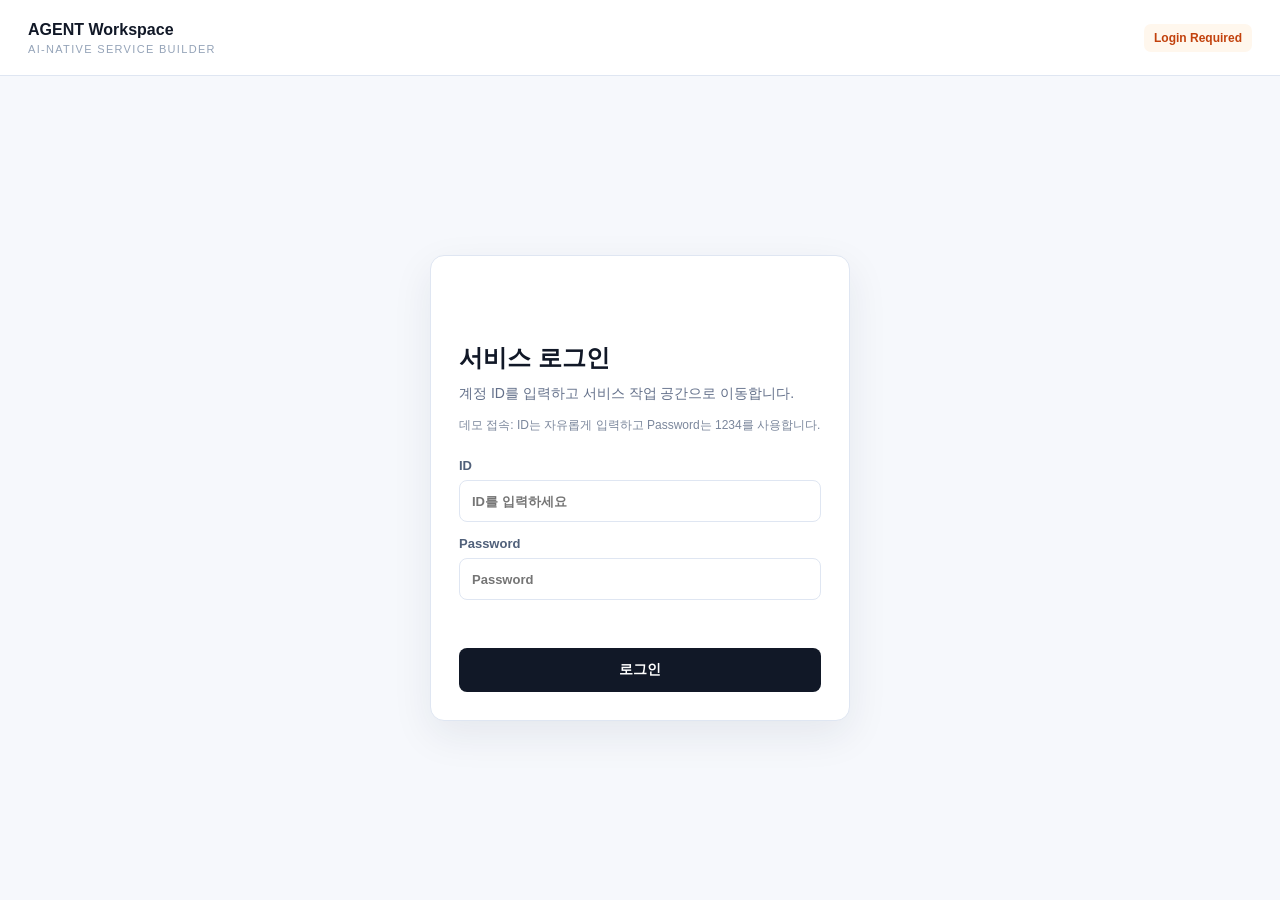
<file: index.html>
<!DOCTYPE html>
<html lang="ko">
<head>
  <meta charset="UTF-8" />
  <meta name="viewport" content="width=device-width, initial-scale=1.0" />
  <title>AGENT Workspace</title>
  <style>
    * { box-sizing: border-box; }
    html, body { height: 100%; margin: 0; }
    body {
      font-family: Inter, Pretendard, -apple-system, BlinkMacSystemFont, "Segoe UI", sans-serif;
      background: #f6f8fc;
      color: #111827;
      font-size: 14px;
    }
    button, input { font: inherit; }
    button { cursor: pointer; }
    .landing_shell {
      min-height: 100vh;
      display: grid;
      grid-template-rows: auto 1fr;
      background: #f6f8fc;
    }
    .landing_header {
      height: 76px;
      display: flex;
      align-items: center;
      justify-content: space-between;
      gap: 16px;
      padding: 0 28px;
      border-bottom: 1px solid #dfe6f2;
      background: #fff;
    }
    .landing_brand {
      display: flex;
      align-items: center;
      gap: 14px;
    }
    .login_logo {
      width: 128px;
      height: 40px;
      margin-bottom: 18px;
      background-image: url("https://nsuslab.com/assets/nsuslab_logo-DIbegr9K.png");
      background-size: contain;
      background-repeat: no-repeat;
      background-position: left center;
    }
    .landing_title { margin: 0; font-size: 16px; font-weight: 800; }
    .landing_subtitle { margin: 4px 0 0; color: #94a3b8; font-size: 11px; letter-spacing: 0.12em; }
    .landing_header_status {
      display: inline-flex;
      align-items: center;
      min-height: 28px;
      padding: 0 10px;
      border-radius: 7px;
      background: #fff7ed;
      color: #c2410c;
      font-size: 12px;
      font-weight: 800;
    }
    .landing_header_status.is_signed_in {
      background: #eaf8ef;
      color: #16a34a;
    }
    .landing_main {
      width: min(1080px, calc(100vw - 40px));
      margin: 0 auto;
      padding: 44px 0;
      display: grid;
      align-content: center;
      min-height: calc(100vh - 76px);
    }
    .login_view,
    .menu_view {
      display: none;
    }
    .login_view.is_active,
    .menu_view.is_active {
      display: grid;
    }
    .login_card {
      width: min(420px, 100%);
      margin: 0 auto;
      padding: 28px;
      border: 1px solid #dfe6f2;
      border-radius: 14px;
      background: #fff;
      box-shadow: 0 14px 40px rgba(20, 35, 70, 0.08);
    }
    .login_card h2,
    .menu_head h2 {
      margin: 0;
      font-size: 24px;
      letter-spacing: 0;
    }
    .login_card p,
    .menu_head p {
      margin: 8px 0 0;
      color: #63708a;
      line-height: 1.6;
    }
    .login_form {
      display: grid;
      gap: 14px;
      margin-top: 24px;
    }
    .login_hint {
      margin-top: 12px;
      color: #7b879c;
      font-size: 12px;
      line-height: 1.5;
    }
    .login_label {
      display: grid;
      gap: 7px;
      color: #50607a;
      font-size: 13px;
      font-weight: 800;
    }
    .login_input {
      width: 100%;
      height: 42px;
      border: 1px solid #dfe6f2;
      border-radius: 8px;
      padding: 0 12px;
      color: #111827;
      outline: 0;
      background: #fff;
    }
    .login_input:focus {
      border-color: #9db3ef;
      box-shadow: 0 0 0 3px rgba(71, 104, 216, 0.1);
    }
    .landing_primary_button {
      height: 44px;
      border: 0;
      border-radius: 8px;
      background: #111827;
      color: #fff;
      font-weight: 900;
    }
    .login_error {
      min-height: 20px;
      color: #ef4444;
      font-size: 12px;
      font-weight: 700;
    }
    .menu_view {
      gap: 22px;
    }
    .menu_head {
      display: flex;
      justify-content: space-between;
      gap: 16px;
      align-items: flex-end;
    }
    .logout_button {
      height: 34px;
      padding: 0 14px;
      border: 1px solid #dfe6f2;
      border-radius: 8px;
      background: #fff;
      color: #334155;
      font-weight: 800;
    }
    .service_grid {
      display: grid;
      grid-template-columns: repeat(5, minmax(0, 1fr));
      gap: 12px;
    }
    .service_card {
      min-height: 176px;
      display: flex;
      flex-direction: column;
      justify-content: space-between;
      gap: 18px;
      padding: 18px;
      border: 1px solid #dfe6f2;
      border-radius: 10px;
      background: #fff;
      color: #111827;
      text-align: left;
      box-shadow: 0 10px 28px rgba(20, 35, 70, 0.06);
      text-decoration: none;
    }
    .service_card:hover {
      border-color: #9db3ef;
      transform: translateY(-1px);
    }
    .service_card.is_available {
      border-color: #9db3ef;
      background: linear-gradient(180deg, #fff 0%, #f7f9ff 100%);
      box-shadow: 0 14px 34px rgba(71, 104, 216, 0.14);
    }
    .service_card.is_disabled {
      color: #94a3b8;
      background: #f9fbff;
      cursor: not-allowed;
      box-shadow: none;
    }
    .service_card strong {
      display: block;
      font-size: 18px;
      font-weight: 900;
    }
    .service_card span {
      color: #63708a;
      line-height: 1.5;
      font-size: 12px;
    }
    .service_card.is_disabled span { color: #a6b1c3; }
    .service_badge {
      align-self: flex-start;
      display: inline-flex;
      align-items: center;
      min-height: 24px;
      padding: 0 8px;
      border-radius: 6px;
      background: #eef3ff;
      color: #4768d8;
      font-size: 11px;
      font-weight: 900;
    }
    .service_card.is_available .service_badge {
      background: #1f2a44;
      color: #fff;
    }
    .service_card.is_disabled .service_badge {
      background: #eef2f7;
      color: #96a2ba;
    }
    @media (max-width: 960px) {
      .service_grid { grid-template-columns: repeat(2, minmax(0, 1fr)); }
      .menu_head { align-items: flex-start; flex-direction: column; }
    }
    @media (max-width: 560px) {
      .landing_header { height: auto; padding: 14px 18px; align-items: flex-start; flex-direction: column; }
      .landing_main { width: min(100vw - 24px, 1080px); padding: 24px 0; min-height: auto; }
      .service_grid { grid-template-columns: 1fr; }
    }
  </style>
</head>
<body>
  <div class="landing_shell">
    <header class="landing_header">
      <section class="landing_brand">
        <div>
          <h1 class="landing_title">AGENT Workspace</h1>
          <p class="landing_subtitle">AI-NATIVE SERVICE BUILDER</p>
        </div>
      </section>
      <span class="landing_header_status" id="landing_status">Login Required</span>
    </header>

    <main class="landing_main">
      <section class="login_view is_active" id="login_view">
        <div class="login_card">
          <div class="login_logo" aria-label="NSUSLAB logo"></div>
          <h2>서비스 로그인</h2>
          <p>계정 ID를 입력하고 서비스 작업 공간으로 이동합니다.</p>
          <div class="login_hint">데모 접속: ID는 자유롭게 입력하고 Password는 1234를 사용합니다.</div>
          <form class="login_form" id="login_form">
            <label class="login_label">
              ID
              <input class="login_input" id="login_id" type="text" autocomplete="username" placeholder="ID를 입력하세요" />
            </label>
            <label class="login_label">
              Password
              <input class="login_input" id="login_password" type="password" autocomplete="current-password" placeholder="Password" />
            </label>
            <div class="login_error" id="login_error"></div>
            <button class="landing_primary_button" type="submit">로그인</button>
          </form>
        </div>
      </section>

      <section class="menu_view" id="menu_view">
        <div class="menu_head">
          <div>
            <h2>서비스 선택</h2>
            <p>진행할 작업 유형을 선택합니다.</p>
          </div>
          <button class="logout_button" id="logout_button" type="button">로그아웃</button>
        </div>

        <div class="service_grid">
          <a class="service_card is_available" href="./promotion.html" aria-label="프로모션 페이지로 이동">
            <div>
              <strong>Promotion</strong>
              <span>AGENT Workspace 서비스 소개와 산출물 자동화 흐름을 확인합니다.</span>
            </div>
            <em class="service_badge">사용 가능</em>
          </a>

          <a class="service_card is_available" href="./promo-builder-demo.html" aria-label="AI Promotion Builder Demo로 이동">
            <div>
              <strong>AI Promo Builder Demo</strong>
              <span>NLP, Rule Base, Page JSON, Preview 흐름을 간단히 테스트합니다.</span>
            </div>
            <em class="service_badge">Demo</em>
          </a>

          <a class="service_card is_available" href="./prd.html" aria-label="PRD 서비스로 이동">
            <div>
              <strong>PRD</strong>
              <span>요구사항을 선택하고 PRD 문서를 생성합니다.</span>
            </div>
            <em class="service_badge">사용 가능</em>
          </a>

          <a class="service_card is_available" href="./output.html" aria-label="기획 산출물 생성 서비스로 이동">
            <div>
              <strong>기획 산출물</strong>
              <span>승인된 PRD로 시나리오, 정책서, IA, 다이어그램을 생성합니다.</span>
            </div>
            <em class="service_badge">사용 가능</em>
          </a>

          <button class="service_card is_disabled" type="button" disabled>
            <div>
              <strong>UI 생성</strong>
              <span>화면 구조와 인터페이스 초안을 만듭니다.</span>
            </div>
            <em class="service_badge">준비중</em>
          </button>

          <button class="service_card is_disabled" type="button" disabled>
            <div>
              <strong>코드 생성</strong>
              <span>정의된 화면과 정책을 코드 산출물로 전환합니다.</span>
            </div>
            <em class="service_badge">준비중</em>
          </button>

          <button class="service_card is_disabled" type="button" disabled>
            <div>
              <strong>TC</strong>
              <span>테스트 케이스와 검증 항목을 생성합니다.</span>
            </div>
            <em class="service_badge">준비중</em>
          </button>
        </div>
      </section>
    </main>
  </div>

  <script>
    const loginView = document.getElementById('login_view');
    const menuView = document.getElementById('menu_view');
    const loginForm = document.getElementById('login_form');
    const loginId = document.getElementById('login_id');
    const loginPassword = document.getElementById('login_password');
    const loginError = document.getElementById('login_error');
    const landingStatus = document.getElementById('landing_status');
    const logoutButton = document.getElementById('logout_button');

    function showMenu() {
      loginView.classList.remove('is_active');
      menuView.classList.add('is_active');
      landingStatus.textContent = 'Service Menu';
      landingStatus.classList.add('is_signed_in');
    }

    function showLogin() {
      menuView.classList.remove('is_active');
      loginView.classList.add('is_active');
      landingStatus.textContent = 'Login Required';
      landingStatus.classList.remove('is_signed_in');
      loginPassword.value = '';
      loginId.focus();
    }

    if (sessionStorage.getItem('agent_workspace_logged_in') === 'true') {
      showMenu();
    }

    loginForm.addEventListener('submit', (event) => {
      event.preventDefault();
      const id = loginId.value.trim();
      const password = loginPassword.value.trim();

      if (!id) {
        loginError.textContent = 'ID를 입력하세요.';
        loginId.focus();
        return;
      }

      if (password !== '1234') {
        loginError.textContent = 'Password가 올바르지 않습니다.';
        loginPassword.focus();
        return;
      }

      loginError.textContent = '';
      sessionStorage.setItem('agent_workspace_logged_in', 'true');
      showMenu();
    });

    logoutButton.addEventListener('click', () => {
      sessionStorage.removeItem('agent_workspace_logged_in');
      showLogin();
    });
  </script>
</body>
</html>
</file>
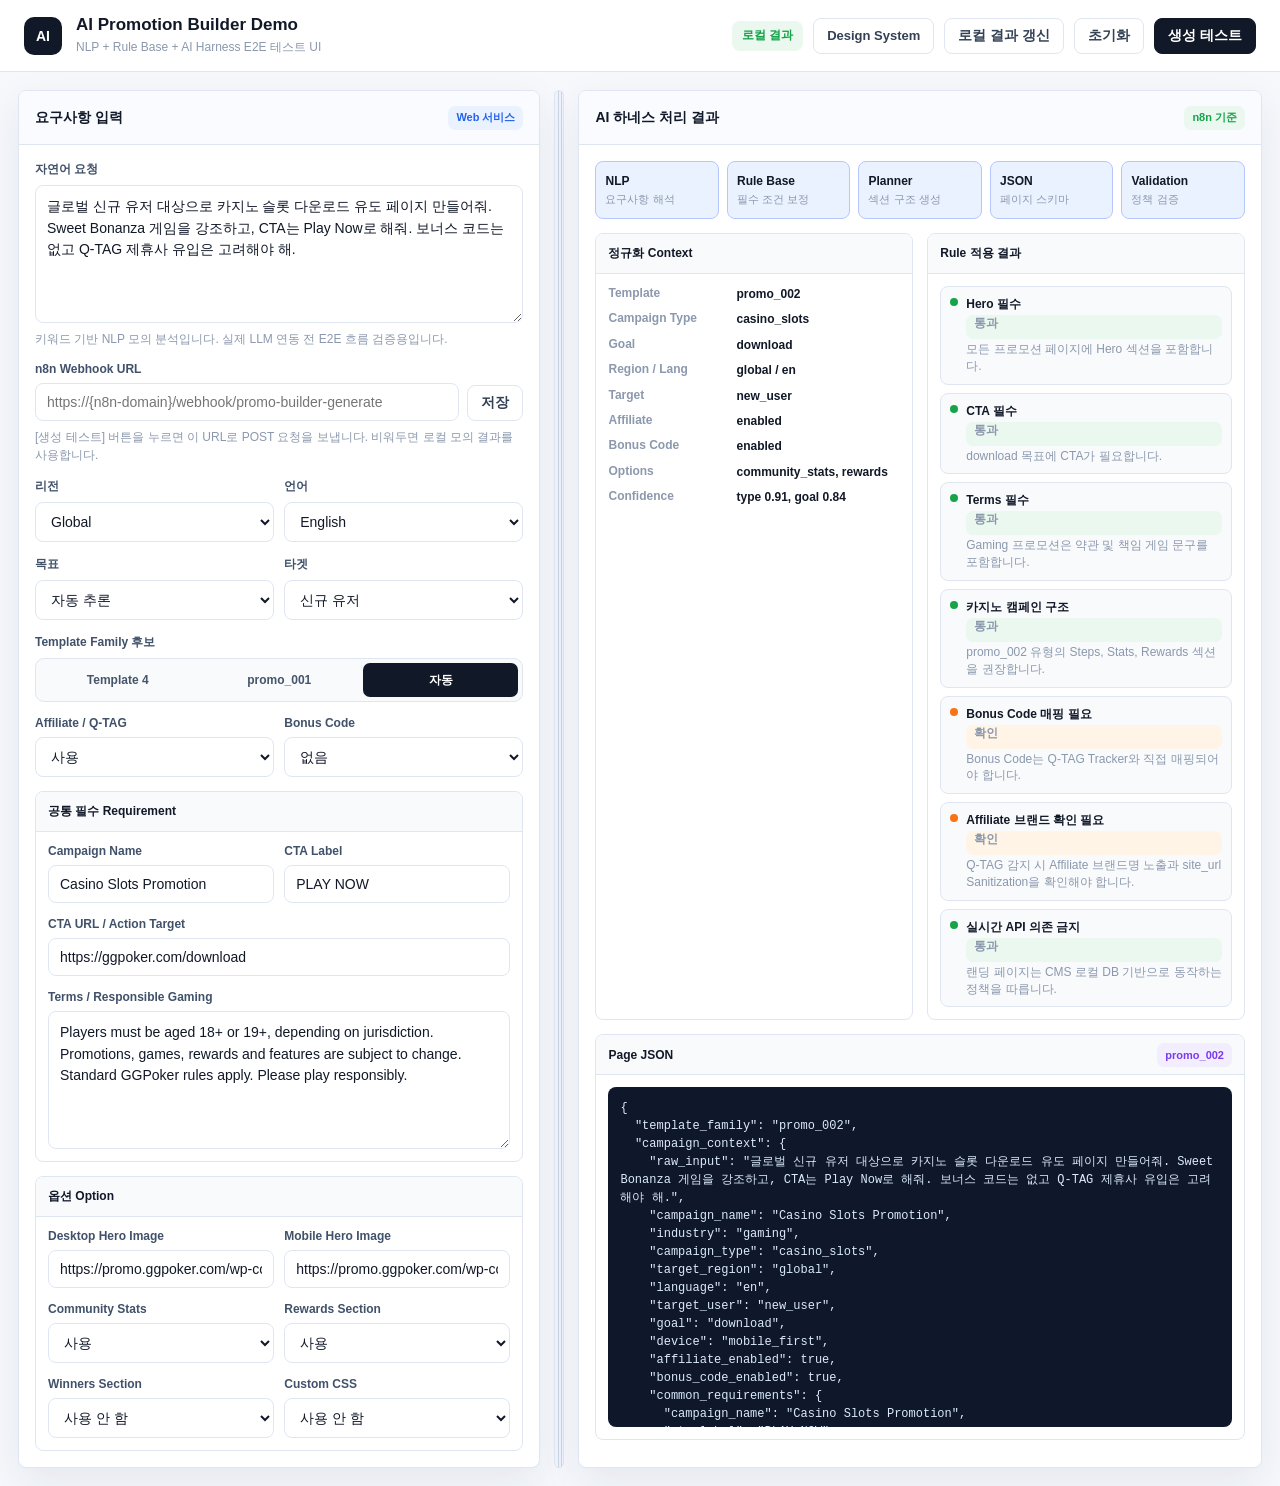
<file: promo-builder-demo.html>
<!DOCTYPE html>
<html lang="ko">
<head>
  <meta charset="UTF-8" />
  <meta name="viewport" content="width=device-width, initial-scale=1.0" />
  <title>AI Promotion Builder Demo</title>
  <style>
    :root {
      --bg: #f6f8fc;
      --surface: #ffffff;
      --surface-2: #f9fbff;
      --line: #dfe6f2;
      --line-strong: #c9d4e7;
      --text: #111827;
      --sub: #63708a;
      --muted: #8b98ad;
      --blue: #2563eb;
      --blue-soft: #eaf2ff;
      --green: #16a34a;
      --green-soft: #eaf8ef;
      --orange: #f97316;
      --orange-soft: #fff4e5;
      --purple: #7c3aed;
      --purple-soft: #f2edff;
      --red: #ef4444;
      --red-soft: #fff1f2;
      --shadow: 0 14px 40px rgba(20, 35, 70, 0.08);
    }

    * { box-sizing: border-box; }
    html, body { min-height: 100%; margin: 0; }
    body {
      font-family: Inter, Pretendard, -apple-system, BlinkMacSystemFont, "Segoe UI", sans-serif;
      background: var(--bg);
      color: var(--text);
      font-size: 14px;
    }
    button, textarea, input, select { font: inherit; }
    button { cursor: pointer; }
    h1, h2, h3, p { margin: 0; }

    .shell { min-height: 100vh; display: grid; grid-template-rows: auto 1fr; }
    .topbar {
      height: 72px;
      display: flex;
      align-items: center;
      justify-content: space-between;
      gap: 18px;
      padding: 0 24px;
      border-bottom: 1px solid var(--line);
      background: var(--surface);
    }
    .brand { display: flex; align-items: center; gap: 14px; min-width: 0; }
    .brand_mark {
      width: 38px;
      height: 38px;
      display: grid;
      place-items: center;
      border-radius: 10px;
      background: #111827;
      color: #fff;
      font-weight: 900;
    }
    .brand_title { font-size: 17px; font-weight: 900; }
    .brand_subtitle { margin-top: 4px; color: var(--muted); font-size: 12px; }
    .topbar_actions { display: flex; align-items: center; gap: 10px; }
    .topbar_link {
      min-height: 36px;
      display: inline-flex;
      align-items: center;
      padding: 0 13px;
      border: 1px solid var(--line);
      border-radius: 8px;
      background: #fff;
      color: #334155;
      text-decoration: none;
      font-size: 13px;
      font-weight: 800;
    }
    .status_badge {
      min-height: 30px;
      display: inline-flex;
      align-items: center;
      padding: 0 10px;
      border-radius: 8px;
      background: var(--green-soft);
      color: var(--green);
      font-weight: 800;
      font-size: 12px;
      white-space: nowrap;
    }
    .status_badge.is_pending {
      background: var(--blue-soft);
      color: var(--blue);
    }
    .status_badge.is_error {
      background: var(--red-soft);
      color: var(--red);
    }
    .button {
      min-height: 36px;
      border: 1px solid var(--line);
      border-radius: 8px;
      background: #fff;
      color: #334155;
      font-weight: 800;
      padding: 0 13px;
    }
    .button_primary {
      border-color: #111827;
      background: #111827;
      color: #fff;
    }

    .workspace {
      --left-panel: 42%;
      display: grid;
      grid-template-columns: minmax(320px, var(--left-panel)) 10px minmax(420px, 1fr);
      gap: 14px;
      padding: 18px;
      min-height: calc(100vh - 72px);
    }
    .resize_handle {
      width: 10px;
      min-height: 100%;
      border: 1px solid var(--line);
      border-radius: 8px;
      background:
        linear-gradient(90deg, transparent 0 3px, #cbd5e1 3px 4px, transparent 4px 6px, #cbd5e1 6px 7px, transparent 7px 100%),
        #eef3ff;
      cursor: col-resize;
      touch-action: none;
    }
    .workspace.is_resizing {
      user-select: none;
      cursor: col-resize;
    }
    .panel {
      min-width: 0;
      border: 1px solid var(--line);
      border-radius: 8px;
      background: var(--surface);
      box-shadow: var(--shadow);
      overflow: hidden;
    }
    .panel_header {
      min-height: 54px;
      display: flex;
      align-items: center;
      justify-content: space-between;
      gap: 12px;
      padding: 0 16px;
      border-bottom: 1px solid var(--line);
      background: var(--surface-2);
    }
    .panel_title { font-size: 14px; font-weight: 900; }
    .panel_body { padding: 16px; }
    .stack { display: grid; gap: 14px; }
    .field { display: grid; gap: 7px; }
    .label {
      color: #40516a;
      font-size: 12px;
      font-weight: 900;
    }
    textarea, input, select {
      width: 100%;
      border: 1px solid var(--line);
      border-radius: 8px;
      background: #fff;
      color: var(--text);
      padding: 10px 11px;
      outline: none;
    }
    textarea { min-height: 138px; resize: vertical; line-height: 1.55; }
    textarea:focus, input:focus, select:focus { border-color: #94a3b8; box-shadow: 0 0 0 3px rgba(37, 99, 235, 0.08); }
    .grid_2 { display: grid; grid-template-columns: 1fr 1fr; gap: 10px; }
    .hint { color: var(--muted); font-size: 12px; line-height: 1.5; }
    .webhook_row {
      display: grid;
      grid-template-columns: 1fr auto;
      gap: 8px;
      align-items: end;
    }
    .segmented {
      display: grid;
      grid-template-columns: repeat(3, 1fr);
      gap: 6px;
      padding: 4px;
      border: 1px solid var(--line);
      border-radius: 9px;
      background: #f8fafc;
    }
    .segmented button {
      min-height: 34px;
      border: 0;
      border-radius: 7px;
      background: transparent;
      color: #475569;
      font-size: 12px;
      font-weight: 900;
    }
    .segmented button.is_active { background: #111827; color: #fff; }

    .pipeline {
      display: grid;
      grid-template-columns: repeat(5, minmax(0, 1fr));
      gap: 8px;
      margin-bottom: 14px;
    }
    .step {
      min-height: 58px;
      display: grid;
      align-content: center;
      gap: 4px;
      padding: 9px;
      border: 1px solid var(--line);
      border-radius: 8px;
      background: #fff;
    }
    .step strong { font-size: 12px; }
    .step span { color: var(--muted); font-size: 11px; }
    .step.is_on { border-color: #b6c6ff; background: var(--blue-soft); }

    .result_grid { display: grid; grid-template-columns: 1fr 1fr; gap: 14px; }
    .mini_panel {
      border: 1px solid var(--line);
      border-radius: 8px;
      background: #fff;
      overflow: hidden;
    }
    .mini_head {
      display: flex;
      align-items: center;
      justify-content: space-between;
      min-height: 40px;
      padding: 0 12px;
      border-bottom: 1px solid var(--line);
      background: #f8fafc;
      font-size: 12px;
      font-weight: 900;
    }
    .mini_body { padding: 12px; }
    .kv { display: grid; gap: 8px; }
    .kv_row { display: grid; grid-template-columns: 120px 1fr; gap: 8px; align-items: start; }
    .kv_key { color: var(--muted); font-size: 12px; font-weight: 800; }
    .kv_value { color: var(--text); font-size: 12px; font-weight: 800; line-height: 1.45; }
    .tag_list { display: flex; flex-wrap: wrap; gap: 6px; }
    .tag {
      display: inline-flex;
      align-items: center;
      min-height: 24px;
      padding: 0 8px;
      border-radius: 7px;
      background: #f1f5f9;
      color: #334155;
      font-size: 11px;
      font-weight: 900;
    }
    .tag_blue { background: var(--blue-soft); color: var(--blue); }
    .tag_green { background: var(--green-soft); color: var(--green); }
    .tag_orange { background: var(--orange-soft); color: #c2410c; }
    .tag_purple { background: var(--purple-soft); color: var(--purple); }
    .tag_red { background: var(--red-soft); color: var(--red); }
    pre {
      max-height: 340px;
      margin: 0;
      overflow: auto;
      border-radius: 8px;
      background: #0f172a;
      color: #dbeafe;
      padding: 12px;
      font-size: 12px;
      line-height: 1.5;
      white-space: pre-wrap;
      word-break: break-word;
    }

    .promo_header {
      height: 52px;
      display: flex;
      align-items: center;
      justify-content: space-between;
      padding: 0 18px;
      background: #111;
      color: #fff;
    }
    .promo_logo { font-size: 17px; font-weight: 950; }
    .promo_badges { display: flex; gap: 6px; }
    .promo_badge { width: 30px; height: 18px; border-radius: 999px; background: #334155; }
    .promo_hero {
      min-height: 285px;
      display: grid;
      grid-template-columns: 1fr 1fr;
      align-items: center;
      gap: 18px;
      padding: 28px;
      background:
        radial-gradient(circle at 78% 40%, rgba(96, 165, 250, 0.35), transparent 28%),
        linear-gradient(135deg, #050505 0%, #111827 50%, #0b0f17 100%);
      color: #fff;
    }
    .promo_eyebrow { color: #f87171; font-size: 13px; font-weight: 950; letter-spacing: 0.04em; }
    .promo_headline { margin-top: 8px; font-size: 36px; line-height: 1.03; font-weight: 950; }
    .promo_sub { margin-top: 12px; color: #cbd5e1; line-height: 1.55; }
    .promo_cta {
      display: inline-flex;
      align-items: center;
      justify-content: center;
      min-height: 38px;
      margin-top: 18px;
      padding: 0 20px;
      border-radius: 999px;
      background: #e11d48;
      color: #fff;
      font-size: 13px;
      font-weight: 950;
    }
    .promo_visual {
      min-height: 190px;
      border-radius: 8px;
      background:
        radial-gradient(circle at 45% 45%, rgba(255, 255, 255, 0.28), transparent 22%),
        url("https://promo.ggpoker.com/wp-content/uploads/2026/06/SB-Desktop-AB.png") center / cover no-repeat;
      border: 1px solid rgba(255,255,255,0.12);
    }
    .promo_section {
      padding: 24px 26px;
      background: #fff;
      color: #111827;
      border-top: 1px solid #e5e7eb;
    }
    .promo_section.dark { background: #171717; color: #fff; border-color: #262626; }
    .promo_section h3 { font-size: 18px; font-weight: 950; }
    .steps { display: grid; grid-template-columns: repeat(3, 1fr); gap: 14px; margin-top: 16px; }
    .promo_step {
      display: grid;
      grid-template-columns: auto 1fr;
      gap: 10px;
      align-items: start;
      min-height: 72px;
    }
    .step_num { color: #ef4444; font-size: 32px; font-weight: 950; line-height: 1; }
    .promo_step strong { display: block; font-size: 12px; }
    .promo_step span { display: block; margin-top: 5px; color: #cbd5e1; font-size: 12px; line-height: 1.35; }
    .stats { display: grid; grid-template-columns: repeat(4, 1fr); gap: 12px; margin-top: 16px; }
    .stat { padding: 14px; border-radius: 8px; background: #f8fafc; border: 1px solid #e2e8f0; }
    .stat strong { display: block; font-size: 17px; font-weight: 950; }
    .stat span { display: block; margin-top: 5px; color: #64748b; font-size: 12px; line-height: 1.35; }
    .terms {
      max-height: 120px;
      overflow: auto;
      color: #64748b;
      font-size: 11px;
      line-height: 1.6;
    }
    .validation_list { display: grid; gap: 8px; }
    .validation_item {
      display: grid;
      grid-template-columns: auto 1fr;
      gap: 8px;
      align-items: start;
      padding: 9px;
      border-radius: 8px;
      background: #f8fafc;
      border: 1px solid var(--line);
    }
    .dot {
      width: 8px;
      height: 8px;
      border-radius: 50%;
      margin-top: 6px;
      background: var(--green);
    }
    .dot.warn { background: var(--orange); }
    .dot.error { background: var(--red); }
    .validation_item strong { display: block; font-size: 12px; }
    .validation_item span { display: block; margin-top: 2px; color: var(--muted); font-size: 12px; line-height: 1.4; }

    @media (max-width: 1180px) {
      .workspace { grid-template-columns: 1fr; }
      .resize_handle { display: none; }
      body { overflow: auto; }
      .promo_hero { grid-template-columns: 1fr; }
      .result_grid { grid-template-columns: 1fr; }
    }
    @media (max-width: 640px) {
      .topbar { height: auto; align-items: flex-start; padding: 14px; flex-direction: column; }
      .workspace { padding: 12px; }
      .grid_2, .steps, .stats, .pipeline { grid-template-columns: 1fr; }
      .webhook_row { grid-template-columns: 1fr; }
      .promo_headline { font-size: 29px; }
    }
  </style>
</head>
<body>
  <div class="shell">
    <header class="topbar">
      <div class="brand">
        <div class="brand_mark">AI</div>
        <div>
          <h1 class="brand_title">AI Promotion Builder Demo</h1>
          <p class="brand_subtitle">NLP + Rule Base + AI Harness E2E 테스트 UI</p>
        </div>
      </div>
      <div class="topbar_actions">
        <span class="status_badge" id="runStatus">로컬 결과</span>
        <a class="topbar_link" href="./promo-builder-design-system.html">Design System</a>
        <button class="button" id="localResultButton">로컬 결과 갱신</button>
        <button class="button" id="resetButton">초기화</button>
        <button class="button button_primary" id="generateButton">생성 테스트</button>
      </div>
    </header>

    <main class="workspace" id="workspace">
      <section class="panel">
        <div class="panel_header">
          <h2 class="panel_title">요구사항 입력</h2>
          <span class="tag tag_blue">Web 서비스</span>
        </div>
        <div class="panel_body">
          <div class="stack">
            <div class="field">
              <label class="label" for="promptInput">자연어 요청</label>
              <textarea id="promptInput">글로벌 신규 유저 대상으로 카지노 슬롯 다운로드 유도 페이지 만들어줘. Sweet Bonanza 게임을 강조하고, CTA는 Play Now로 해줘. 보너스 코드는 없고 Q-TAG 제휴사 유입은 고려해야 해.</textarea>
              <p class="hint">키워드 기반 NLP 모의 분석입니다. 실제 LLM 연동 전 E2E 흐름 검증용입니다.</p>
            </div>

            <div class="field">
              <label class="label" for="webhookUrlInput">n8n Webhook URL</label>
              <div class="webhook_row">
                <input id="webhookUrlInput" placeholder="https://{n8n-domain}/webhook/promo-builder-generate" />
                <button class="button" type="button" id="saveWebhookButton">저장</button>
              </div>
              <p class="hint">[생성 테스트] 버튼을 누르면 이 URL로 POST 요청을 보냅니다. 비워두면 로컬 모의 결과를 사용합니다.</p>
            </div>

            <div class="grid_2">
              <div class="field">
                <label class="label" for="regionInput">리전</label>
                <select id="regionInput">
                  <option value="global">Global</option>
                  <option value="nl">Netherlands</option>
                  <option value="br">Brazil</option>
                  <option value="uk">United Kingdom</option>
                  <option value="kr">Korea</option>
                </select>
              </div>
              <div class="field">
                <label class="label" for="languageInput">언어</label>
                <select id="languageInput">
                  <option value="en">English</option>
                  <option value="ko">Korean</option>
                  <option value="pt">Portuguese</option>
                  <option value="nl">Dutch</option>
                </select>
              </div>
            </div>

            <div class="grid_2">
              <div class="field">
                <label class="label" for="goalInput">목표</label>
                <select id="goalInput">
                  <option value="auto">자동 추론</option>
                  <option value="download">Download</option>
                  <option value="registration">Registration</option>
                  <option value="reservation">Reservation</option>
                  <option value="play">Play</option>
                </select>
              </div>
              <div class="field">
                <label class="label" for="targetInput">타겟</label>
                <select id="targetInput">
                  <option value="new_user">신규 유저</option>
                  <option value="return_user">복귀 유저</option>
                  <option value="all_user">전체 유저</option>
                </select>
              </div>
            </div>

            <div class="field">
              <label class="label">Template Family 후보</label>
              <div class="segmented" id="templateSegment">
                <button type="button" data-template="template_4">Template 4</button>
                <button type="button" data-template="promo_001">promo_001</button>
                <button type="button" class="is_active" data-template="auto">자동</button>
              </div>
            </div>

            <div class="grid_2">
              <label class="field">
                <span class="label">Affiliate / Q-TAG</span>
                <select id="affiliateInput">
                  <option value="true">사용</option>
                  <option value="false">사용 안 함</option>
                </select>
              </label>
              <label class="field">
                <span class="label">Bonus Code</span>
                <select id="bonusInput">
                  <option value="false">없음</option>
                  <option value="true">있음</option>
                </select>
              </label>
            </div>

            <div class="mini_panel">
              <div class="mini_head">공통 필수 Requirement</div>
              <div class="mini_body">
                <div class="stack">
                  <div class="grid_2">
                    <label class="field">
                      <span class="label">Campaign Name</span>
                      <input id="campaignNameInput" value="Casino Slots Promotion" />
                    </label>
                    <label class="field">
                      <span class="label">CTA Label</span>
                      <input id="ctaLabelInput" value="PLAY NOW" />
                    </label>
                  </div>
                  <div class="field">
                    <span class="label">CTA URL / Action Target</span>
                    <input id="ctaUrlInput" value="https://ggpoker.com/download" />
                  </div>
                  <div class="field">
                    <span class="label">Terms / Responsible Gaming</span>
                    <textarea id="termsInput">Players must be aged 18+ or 19+, depending on jurisdiction. Promotions, games, rewards and features are subject to change. Standard GGPoker rules apply. Please play responsibly.</textarea>
                  </div>
                </div>
              </div>
            </div>

            <div class="mini_panel">
              <div class="mini_head">옵션 Option</div>
              <div class="mini_body">
                <div class="stack">
                  <div class="grid_2">
                    <label class="field">
                      <span class="label">Desktop Hero Image</span>
                      <input id="desktopImageInput" value="https://promo.ggpoker.com/wp-content/uploads/2026/06/SB-Desktop-AB.png" />
                    </label>
                    <label class="field">
                      <span class="label">Mobile Hero Image</span>
                      <input id="mobileImageInput" value="https://promo.ggpoker.com/wp-content/uploads/2026/06/SB-LP-Mobile-AB.png" />
                    </label>
                  </div>
                  <div class="grid_2">
                    <label class="field">
                      <span class="label">Community Stats</span>
                      <select id="communityOptionInput">
                        <option value="true">사용</option>
                        <option value="false">사용 안 함</option>
                      </select>
                    </label>
                    <label class="field">
                      <span class="label">Rewards Section</span>
                      <select id="rewardsOptionInput">
                        <option value="true">사용</option>
                        <option value="false">사용 안 함</option>
                      </select>
                    </label>
                  </div>
                  <div class="grid_2">
                    <label class="field">
                      <span class="label">Winners Section</span>
                      <select id="winnersOptionInput">
                        <option value="false">사용 안 함</option>
                        <option value="true">사용</option>
                      </select>
                    </label>
                    <label class="field">
                      <span class="label">Custom CSS</span>
                      <select id="customCssOptionInput">
                        <option value="false">사용 안 함</option>
                        <option value="true">사용</option>
                      </select>
                    </label>
                  </div>
                </div>
              </div>
            </div>
          </div>
        </div>
      </section>

      <div class="resize_handle" id="workspaceResizeHandle" aria-label="패널 폭 조절" role="separator"></div>

      <section class="panel">
        <div class="panel_header">
          <h2 class="panel_title">AI 하네스 처리 결과</h2>
          <span class="tag tag_green">n8n 기준</span>
        </div>
        <div class="panel_body">
          <div class="pipeline">
            <div class="step is_on"><strong>NLP</strong><span>요구사항 해석</span></div>
            <div class="step is_on"><strong>Rule Base</strong><span>필수 조건 보정</span></div>
            <div class="step is_on"><strong>Planner</strong><span>섹션 구조 생성</span></div>
            <div class="step is_on"><strong>JSON</strong><span>페이지 스키마</span></div>
            <div class="step is_on"><strong>Validation</strong><span>정책 검증</span></div>
          </div>

          <div class="result_grid">
            <div class="mini_panel">
              <div class="mini_head">정규화 Context</div>
              <div class="mini_body">
                <div class="kv" id="contextView"></div>
              </div>
            </div>
            <div class="mini_panel">
              <div class="mini_head">Rule 적용 결과</div>
              <div class="mini_body">
                <div class="validation_list" id="validationView"></div>
              </div>
            </div>
          </div>

          <div class="mini_panel" style="margin-top:14px;">
            <div class="mini_head">
              <span>Page JSON</span>
              <span class="tag tag_purple" id="templateBadge">promo_002</span>
            </div>
            <div class="mini_body">
              <pre id="jsonView"></pre>
            </div>
          </div>
        </div>
      </section>

    </main>
  </div>

  <script>
    const templateSegment = document.getElementById("templateSegment");
    const generateButton = document.getElementById("generateButton");
    const localResultButton = document.getElementById("localResultButton");
    const resetButton = document.getElementById("resetButton");
    const saveWebhookButton = document.getElementById("saveWebhookButton");
    const webhookUrlInput = document.getElementById("webhookUrlInput");
    const runStatus = document.getElementById("runStatus");
    const workspace = document.getElementById("workspace");
    const workspaceResizeHandle = document.getElementById("workspaceResizeHandle");
    const promptInput = document.getElementById("promptInput");
    const regionInput = document.getElementById("regionInput");
    const languageInput = document.getElementById("languageInput");
    const goalInput = document.getElementById("goalInput");
    const targetInput = document.getElementById("targetInput");
    const affiliateInput = document.getElementById("affiliateInput");
    const bonusInput = document.getElementById("bonusInput");
    const campaignNameInput = document.getElementById("campaignNameInput");
    const ctaLabelInput = document.getElementById("ctaLabelInput");
    const ctaUrlInput = document.getElementById("ctaUrlInput");
    const termsInput = document.getElementById("termsInput");
    const desktopImageInput = document.getElementById("desktopImageInput");
    const mobileImageInput = document.getElementById("mobileImageInput");
    const communityOptionInput = document.getElementById("communityOptionInput");
    const rewardsOptionInput = document.getElementById("rewardsOptionInput");
    const winnersOptionInput = document.getElementById("winnersOptionInput");
    const customCssOptionInput = document.getElementById("customCssOptionInput");
    const contextView = document.getElementById("contextView");
    const validationView = document.getElementById("validationView");
    const jsonView = document.getElementById("jsonView");
    const templateBadge = document.getElementById("templateBadge");

    let selectedTemplate = "auto";

    const defaults = {
      prompt: promptInput.value,
      region: "global",
      language: "en",
      goal: "auto",
      target: "new_user",
      affiliate: "true",
      bonus: "false",
      campaignName: "Casino Slots Promotion",
      ctaLabel: "PLAY NOW",
      ctaUrl: "https://ggpoker.com/download",
      terms: "Players must be aged 18+ or 19+, depending on jurisdiction. Promotions, games, rewards and features are subject to change. Standard GGPoker rules apply. Please play responsibly.",
      desktopImage: "https://promo.ggpoker.com/wp-content/uploads/2026/06/SB-Desktop-AB.png",
      mobileImage: "https://promo.ggpoker.com/wp-content/uploads/2026/06/SB-LP-Mobile-AB.png",
      community: "true",
      rewards: "true",
      winners: "false",
      customCss: "false",
      template: "auto",
      webhookUrl: ""
    };

    const termsText = "Players must be aged 18+ or 19+, depending on jurisdiction. Promotions, games, rewards and specific features are subject to change. All bonuses and offers may be subject to eligibility criteria, wagering requirements and time limits. Standard GGPoker rules apply. Please play responsibly.";

    function includesAny(text, words) {
      const lower = text.toLowerCase();
      return words.some((word) => lower.includes(word));
    }

    function inferContext() {
      const raw = promptInput.value.trim();
      const lower = raw.toLowerCase();
      const campaignType = includesAny(lower, ["casino", "slot", "slots", "sweet bonanza", "카지노", "슬롯"])
        ? "casino_slots"
        : includesAny(lower, ["bonus", "promo code", "보너스", "코드"])
          ? "bonus_offer"
          : "standard_promotion";
      const inferredGoal = goalInput.value !== "auto"
        ? goalInput.value
        : includesAny(lower, ["download", "다운로드"])
          ? "download"
          : includesAny(lower, ["registration", "register", "가입"])
            ? "registration"
            : includesAny(lower, ["reservation", "사전예약"])
              ? "reservation"
              : "play";
      const bonusEnabled = bonusInput.value === "true" || includesAny(lower, ["bonus code", "promo code", "보너스 코드", "프로모 코드"]);
      const affiliateEnabled = affiliateInput.value === "true" || includesAny(lower, ["q-tag", "qtag", "affiliate", "제휴"]);
      const templateFamily = selectedTemplate !== "auto"
        ? selectedTemplate
        : campaignType === "casino_slots"
          ? "promo_002"
          : campaignType === "bonus_offer"
            ? "promo_001"
            : "template_4";

      return {
        raw_input: raw,
        campaign_name: campaignNameInput.value.trim() || (campaignType === "casino_slots" ? "Casino Slots Promotion" : "Promotion Campaign"),
        industry: "gaming",
        campaign_type: campaignType,
        target_region: regionInput.value,
        language: languageInput.value,
        target_user: targetInput.value,
        goal: inferredGoal,
        device: "mobile_first",
        affiliate_enabled: affiliateEnabled,
        bonus_code_enabled: bonusEnabled,
        common_requirements: {
          campaign_name: campaignNameInput.value.trim(),
          cta_label: ctaLabelInput.value.trim(),
          cta_url: ctaUrlInput.value.trim(),
          terms: termsInput.value.trim()
        },
        options: {
          desktop_image: desktopImageInput.value.trim(),
          mobile_image: mobileImageInput.value.trim(),
          community_stats: communityOptionInput.value === "true",
          rewards: rewardsOptionInput.value === "true",
          winners: winnersOptionInput.value === "true",
          custom_css: customCssOptionInput.value === "true"
        },
        template_family: templateFamily,
        confidence: {
          campaign_type: campaignType === "casino_slots" ? 0.91 : 0.76,
          goal: goalInput.value !== "auto" ? 0.99 : 0.84,
          template_family: selectedTemplate !== "auto" ? 0.99 : 0.82
        }
      };
    }

    function applyRules(context) {
      const requiredSections = new Set(["hero", "cta", "terms", "footer"]);
      const validations = [
        { type: "passed", title: "Hero 필수", body: "모든 프로모션 페이지에 Hero 섹션을 포함합니다." },
        { type: "passed", title: "CTA 필수", body: `${context.goal} 목표에 CTA가 필요합니다.` },
        { type: "passed", title: "Terms 필수", body: "Gaming 프로모션은 약관 및 책임 게임 문구를 포함합니다." }
      ];
      const requiredFields = [
        ["campaign_name", context.common_requirements.campaign_name],
        ["cta_label", context.common_requirements.cta_label],
        ["cta_url", context.common_requirements.cta_url],
        ["terms", context.common_requirements.terms]
      ];

      if (context.campaign_type === "casino_slots") {
        requiredSections.add("steps");
        if (context.options.community_stats) requiredSections.add("community_stats");
        if (context.options.rewards) requiredSections.add("rewards");
        validations.push({ type: "passed", title: "카지노 캠페인 구조", body: "promo_002 유형의 Steps, Stats, Rewards 섹션을 권장합니다." });
      }

      if (context.options.winners) requiredSections.add("winners");
      if (context.options.custom_css) validations.push({ type: "warning", title: "Custom CSS 사용", body: "페이지 단위 CSS는 관리 통제와 QA 확인이 필요합니다." });

      requiredFields.forEach(([name, value]) => {
        if (!value) validations.push({ type: "error", title: `필수값 누락: ${name}`, body: `${name} 값은 공통 필수 Requirement입니다.` });
      });

      if (context.bonus_code_enabled) {
        requiredSections.add("bonus_offer");
        validations.push({ type: "warning", title: "Bonus Code 매핑 필요", body: "Bonus Code는 Q-TAG Tracker와 직접 매핑되어야 합니다." });
      }

      if (context.affiliate_enabled) {
        validations.push({ type: "warning", title: "Affiliate 브랜드 확인 필요", body: "Q-TAG 감지 시 Affiliate 브랜드명 노출과 site_url Sanitization을 확인해야 합니다." });
      }

      validations.push({ type: "passed", title: "실시간 API 의존 금지", body: "랜딩 페이지는 CMS 로컬 DB 기반으로 동작하는 정책을 따릅니다." });

      return {
        required_sections: Array.from(requiredSections),
        required_fields: requiredFields.map(([name]) => name),
        validations
      };
    }

    function buildPageJson(context, ruleResult) {
      const headline = context.campaign_type === "casino_slots"
        ? "PLAY YOUR FAVOURITE SLOTS AT GGPOKER"
        : context.campaign_type === "bonus_offer"
          ? "CLAIM YOUR EXCLUSIVE BONUS"
          : "JOIN THE NEXT GGPOKER PROMOTION";
      const ctaLabel = context.common_requirements.cta_label || (context.goal === "download" ? "PLAY NOW" : context.goal === "registration" ? "REGISTER NOW" : "JOIN NOW");

      const sections = [
        {
          type: "hero",
          headline,
          subheadline: "Enjoy a fast, mobile-first promotion experience built from campaign context.",
          cta: { label: ctaLabel, action: context.goal, url: context.common_requirements.cta_url },
          assets: {
            desktop_image: context.options.desktop_image,
            mobile_image: context.options.mobile_image
          }
        }
      ];

      if (ruleResult.required_sections.includes("steps")) {
        sections.push({
          type: "steps",
          items: [
            { title: "REGISTER FOR FREE", description: "Sign up and download the GGPoker app." },
            { title: "GET READY", description: "Complete your account setup in a few steps." },
            { title: "START PLAYING", description: "Enjoy your favourite casino games." }
          ]
        });
      }

      if (ruleResult.required_sections.includes("community_stats")) {
        sections.push({
          type: "community_stats",
          headline: "JOIN THE WORLD'S LARGEST WINNERS CIRCLE",
          items: [
            { value: "384K+", label: "Players Online" },
            { value: "$20M", label: "Monthly Promotion Prize Pool" },
            { value: "5,000+", label: "Games" },
            { value: "$1.5B+", label: "Monthly Payouts" }
          ]
        });
      }

      if (ruleResult.required_sections.includes("winners")) {
        sections.push({
          type: "winners",
          headline: "REAL PLAYERS. REAL WINS.",
          source: "winners_api",
          visibility: "always_render_with_default"
        });
      }

      if (ruleResult.required_sections.includes("rewards")) {
        sections.push({
          type: "rewards",
          headline: "PLAY AT ANY TIME - ANYWHERE, ON ANY DEVICE",
          cta: { label: ctaLabel, action: context.goal, url: context.common_requirements.cta_url }
        });
      }

      sections.push({
        type: "terms",
        content: context.common_requirements.terms || termsText
      });

      sections.push({
        type: "footer",
        responsible_gaming: "Please play responsibly.",
        license_badges_required: true
      });

      return {
        template_family: context.template_family,
        campaign_context: context,
        rule_base_result: {
          required_sections: ruleResult.required_sections,
          required_fields: ruleResult.required_fields
        },
        sections,
        validation: ruleResult.validations
      };
    }

    function setStatus(text, state = "idle") {
      runStatus.textContent = text;
      runStatus.classList.toggle("is_pending", state === "pending");
      runStatus.classList.toggle("is_error", state === "error");
    }

    function renderContext(context) {
      const rows = [
        ["Template", context.template_family],
        ["Campaign Type", context.campaign_type],
        ["Goal", context.goal],
        ["Region / Lang", `${context.target_region} / ${context.language}`],
        ["Target", context.target_user],
        ["Affiliate", context.affiliate_enabled ? "enabled" : "disabled"],
        ["Bonus Code", context.bonus_code_enabled ? "enabled" : "disabled"],
        ["Options", Object.entries(context.options || {}).filter(([, value]) => value === true).map(([key]) => key).join(", ") || "none"],
        ["Confidence", context.confidence ? `type ${context.confidence.campaign_type}, goal ${context.confidence.goal}` : "n8n response"]
      ];
      contextView.innerHTML = rows.map(([key, value]) => `
        <div class="kv_row">
          <div class="kv_key">${key}</div>
          <div class="kv_value">${value}</div>
        </div>
      `).join("");
    }

    function renderValidation(validations) {
      validationView.innerHTML = validations.map((item) => {
        const dotClass = item.type === "warning" ? "warn" : item.type === "error" ? "error" : "";
        const tagClass = item.type === "warning" ? "tag_orange" : item.type === "error" ? "tag_red" : "tag_green";
        const label = item.type === "warning" ? "확인" : item.type === "error" ? "오류" : "통과";
        return `
          <div class="validation_item">
            <span class="dot ${dotClass}"></span>
            <div>
              <strong>${item.title} <span class="tag ${tagClass}">${label}</span></strong>
              <span>${item.body}</span>
            </div>
          </div>
        `;
      }).join("");
    }

    function normalizeValidation(validation) {
      if (Array.isArray(validation)) return validation;
      if (!validation || typeof validation !== "object") return [];
      const passed = (validation.passed || []).map((item) => ({ ...item, type: "passed" }));
      const warnings = (validation.warnings || validation.needs_review || []).map((item) => ({ ...item, type: "warning" }));
      const errors = (validation.errors || []).map((item) => ({ ...item, type: "error" }));
      return [...passed, ...warnings, ...errors];
    }

    function generate() {
      const context = inferContext();
      const ruleResult = applyRules(context);
      const pageJson = buildPageJson(context, ruleResult);
      setStatus("로컬 결과");
      templateBadge.textContent = context.template_family;
      templateBadge.className = `tag ${context.template_family === "promo_002" ? "tag_purple" : context.template_family === "promo_001" ? "tag_orange" : "tag_blue"}`;
      renderContext(context);
      renderValidation(ruleResult.validations);
      jsonView.textContent = JSON.stringify(pageJson, null, 2);
    }

    function runLocalResult() {
      generate();
      setStatus("로컬 결과");
    }

    function setLeftPanelWidth(percent) {
      const next = Math.min(68, Math.max(28, percent));
      workspace.style.setProperty("--left-panel", `${next}%`);
      localStorage.setItem("promo_builder_left_panel", String(Math.round(next * 10) / 10));
    }

    function initResizableWorkspace() {
      const savedWidth = Number(localStorage.getItem("promo_builder_left_panel"));
      if (Number.isFinite(savedWidth) && savedWidth > 0) {
        setLeftPanelWidth(savedWidth);
      }

      let isDragging = false;

      workspaceResizeHandle.addEventListener("pointerdown", (event) => {
        if (window.matchMedia("(max-width: 1180px)").matches) return;
        isDragging = true;
        workspace.classList.add("is_resizing");
        workspaceResizeHandle.setPointerCapture(event.pointerId);
      });

      workspaceResizeHandle.addEventListener("pointermove", (event) => {
        if (!isDragging) return;
        const rect = workspace.getBoundingClientRect();
        const x = event.clientX - rect.left;
        setLeftPanelWidth((x / rect.width) * 100);
      });

      const stopDragging = (event) => {
        if (!isDragging) return;
        isDragging = false;
        workspace.classList.remove("is_resizing");
        if (workspaceResizeHandle.hasPointerCapture(event.pointerId)) {
          workspaceResizeHandle.releasePointerCapture(event.pointerId);
        }
      };

      workspaceResizeHandle.addEventListener("pointerup", stopDragging);
      workspaceResizeHandle.addEventListener("pointercancel", stopDragging);
    }

    function buildWebhookPayload() {
      return {
        prompt: promptInput.value.trim(),
        rawInput: promptInput.value.trim(),
        region: regionInput.value,
        language: languageInput.value,
        goal: goalInput.value,
        targetUser: targetInput.value,
        affiliateEnabled: affiliateInput.value === "true",
        bonusCodeEnabled: bonusInput.value === "true",
        campaignName: campaignNameInput.value.trim(),
        ctaLabel: ctaLabelInput.value.trim(),
        ctaUrl: ctaUrlInput.value.trim(),
        terms: termsInput.value.trim(),
        desktopImage: desktopImageInput.value.trim(),
        mobileImage: mobileImageInput.value.trim(),
        options: {
          communityStats: communityOptionInput.value === "true",
          rewards: rewardsOptionInput.value === "true",
          winners: winnersOptionInput.value === "true",
          customCss: customCssOptionInput.value === "true"
        },
        templateFamily: selectedTemplate,
        requestedBy: "promo-builder-demo-ui"
      };
    }

    function renderWebhookResponse(response) {
      const pageJson = response.pageJson || response.page_json || response.output?.pageJson;
      if (!pageJson) {
        throw new Error("n8n 응답에 pageJson이 없습니다.");
      }
      const context = response.normalizedContext || response.normalized_context || pageJson.campaign_context || {};
      const validation = normalizeValidation(response.validation || pageJson.validation || pageJson.rule_base_result?.validations);
      templateBadge.textContent = pageJson.template_family || response.templateFamily || context.template_family || "unknown";
      templateBadge.className = `tag ${templateBadge.textContent === "promo_002" ? "tag_purple" : templateBadge.textContent === "promo_001" ? "tag_orange" : "tag_blue"}`;
      renderContext(context);
      renderValidation(validation);
      jsonView.textContent = JSON.stringify(pageJson, null, 2);
    }

    async function runWebhookGenerate() {
      const webhookUrl = webhookUrlInput.value.trim();
      localStorage.setItem("promo_builder_webhook_url", webhookUrl);
      if (!webhookUrl) {
        generate();
        return;
      }

      setStatus("n8n 요청 중", "pending");
      generateButton.disabled = true;
      localResultButton.disabled = true;
      generateButton.textContent = "요청 중";

      try {
        const response = await fetch(webhookUrl, {
          method: "POST",
          headers: { "Content-Type": "application/json" },
          body: JSON.stringify(buildWebhookPayload())
        });
        const text = await response.text();
        let data;
        try {
          data = text ? JSON.parse(text) : {};
        } catch {
          throw new Error(`JSON 응답이 아닙니다: ${text.slice(0, 160)}`);
        }
        if (!response.ok) {
          throw new Error(data.message || data.error || `HTTP ${response.status}`);
        }
        renderWebhookResponse(data);
        setStatus("n8n 응답 반영");
      } catch (error) {
        console.error(error);
        setStatus("n8n 오류", "error");
        const localContext = inferContext();
        const localRule = applyRules(localContext);
        const localPageJson = buildPageJson(localContext, localRule);
        renderContext(localContext);
        renderValidation([
          { type: "error", title: "n8n Webhook 호출 실패", body: error.message },
          ...localRule.validations
        ]);
        jsonView.textContent = JSON.stringify({
          error: error.message,
          fallback: "local_result",
          expectedWebhookPath: "promo-builder-generate",
          sentPayload: buildWebhookPayload(),
          localPageJson
        }, null, 2);
      } finally {
        generateButton.disabled = false;
        localResultButton.disabled = false;
        generateButton.textContent = "생성 테스트";
      }
    }

    templateSegment.addEventListener("click", (event) => {
      const button = event.target.closest("button");
      if (!button) return;
      templateSegment.querySelectorAll("button").forEach((item) => item.classList.remove("is_active"));
      button.classList.add("is_active");
      selectedTemplate = button.dataset.template;
      generate();
    });

    generateButton.addEventListener("click", runWebhookGenerate);
    localResultButton.addEventListener("click", runLocalResult);
    saveWebhookButton.addEventListener("click", () => {
      localStorage.setItem("promo_builder_webhook_url", webhookUrlInput.value.trim());
      setStatus(webhookUrlInput.value.trim() ? "Webhook 저장됨" : "로컬 결과");
    });
    [promptInput, regionInput, languageInput, goalInput, targetInput, affiliateInput, bonusInput, campaignNameInput, ctaLabelInput, ctaUrlInput, termsInput, desktopImageInput, mobileImageInput, communityOptionInput, rewardsOptionInput, winnersOptionInput, customCssOptionInput].forEach((input) => {
      input.addEventListener("change", generate);
    });
    promptInput.addEventListener("input", () => {
      window.clearTimeout(promptInput._timer);
      promptInput._timer = window.setTimeout(generate, 350);
    });

    resetButton.addEventListener("click", () => {
      promptInput.value = defaults.prompt;
      regionInput.value = defaults.region;
      languageInput.value = defaults.language;
      goalInput.value = defaults.goal;
      targetInput.value = defaults.target;
      affiliateInput.value = defaults.affiliate;
      bonusInput.value = defaults.bonus;
      campaignNameInput.value = defaults.campaignName;
      ctaLabelInput.value = defaults.ctaLabel;
      ctaUrlInput.value = defaults.ctaUrl;
      termsInput.value = defaults.terms;
      desktopImageInput.value = defaults.desktopImage;
      mobileImageInput.value = defaults.mobileImage;
      communityOptionInput.value = defaults.community;
      rewardsOptionInput.value = defaults.rewards;
      winnersOptionInput.value = defaults.winners;
      customCssOptionInput.value = defaults.customCss;
      webhookUrlInput.value = defaults.webhookUrl;
      localStorage.removeItem("promo_builder_webhook_url");
      selectedTemplate = defaults.template;
      templateSegment.querySelectorAll("button").forEach((item) => item.classList.toggle("is_active", item.dataset.template === selectedTemplate));
      generate();
    });

    webhookUrlInput.value = localStorage.getItem("promo_builder_webhook_url") || "";
    initResizableWorkspace();
    generate();
  </script>
</body>
</html>
</file>
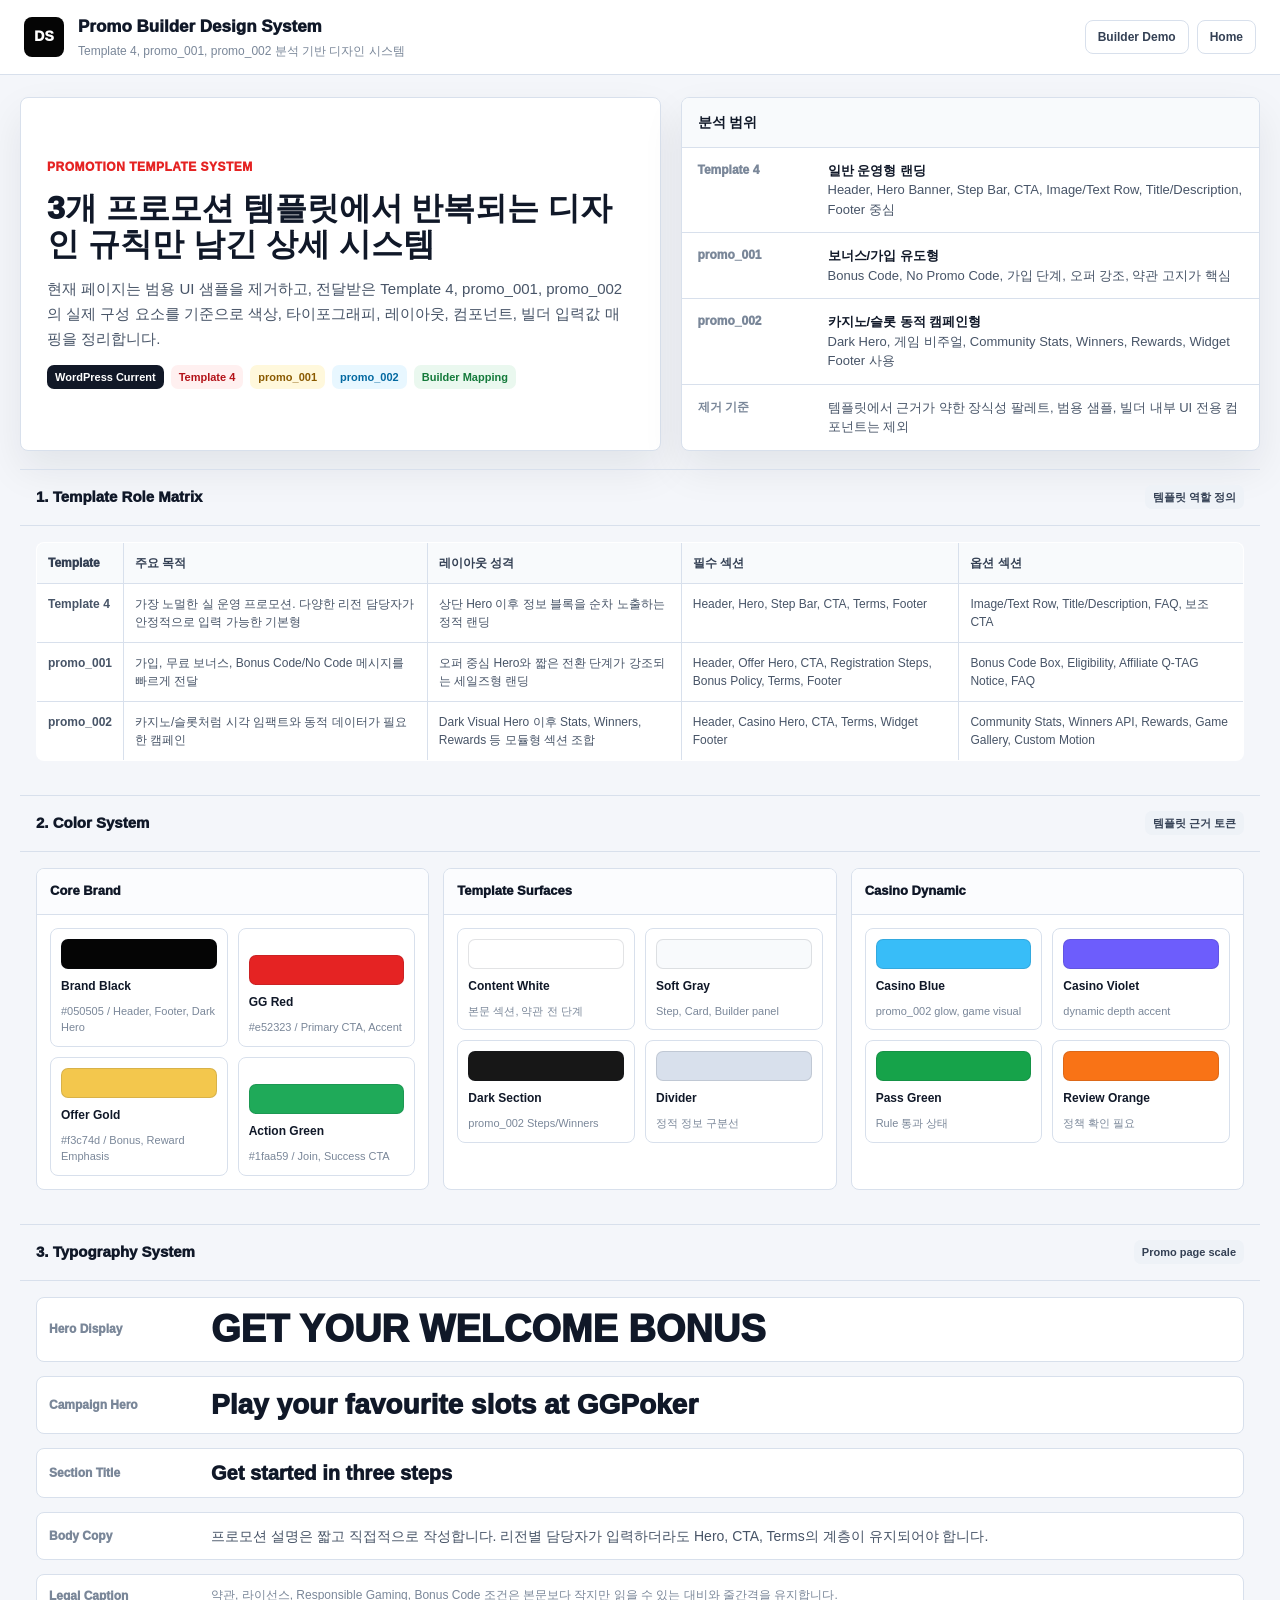
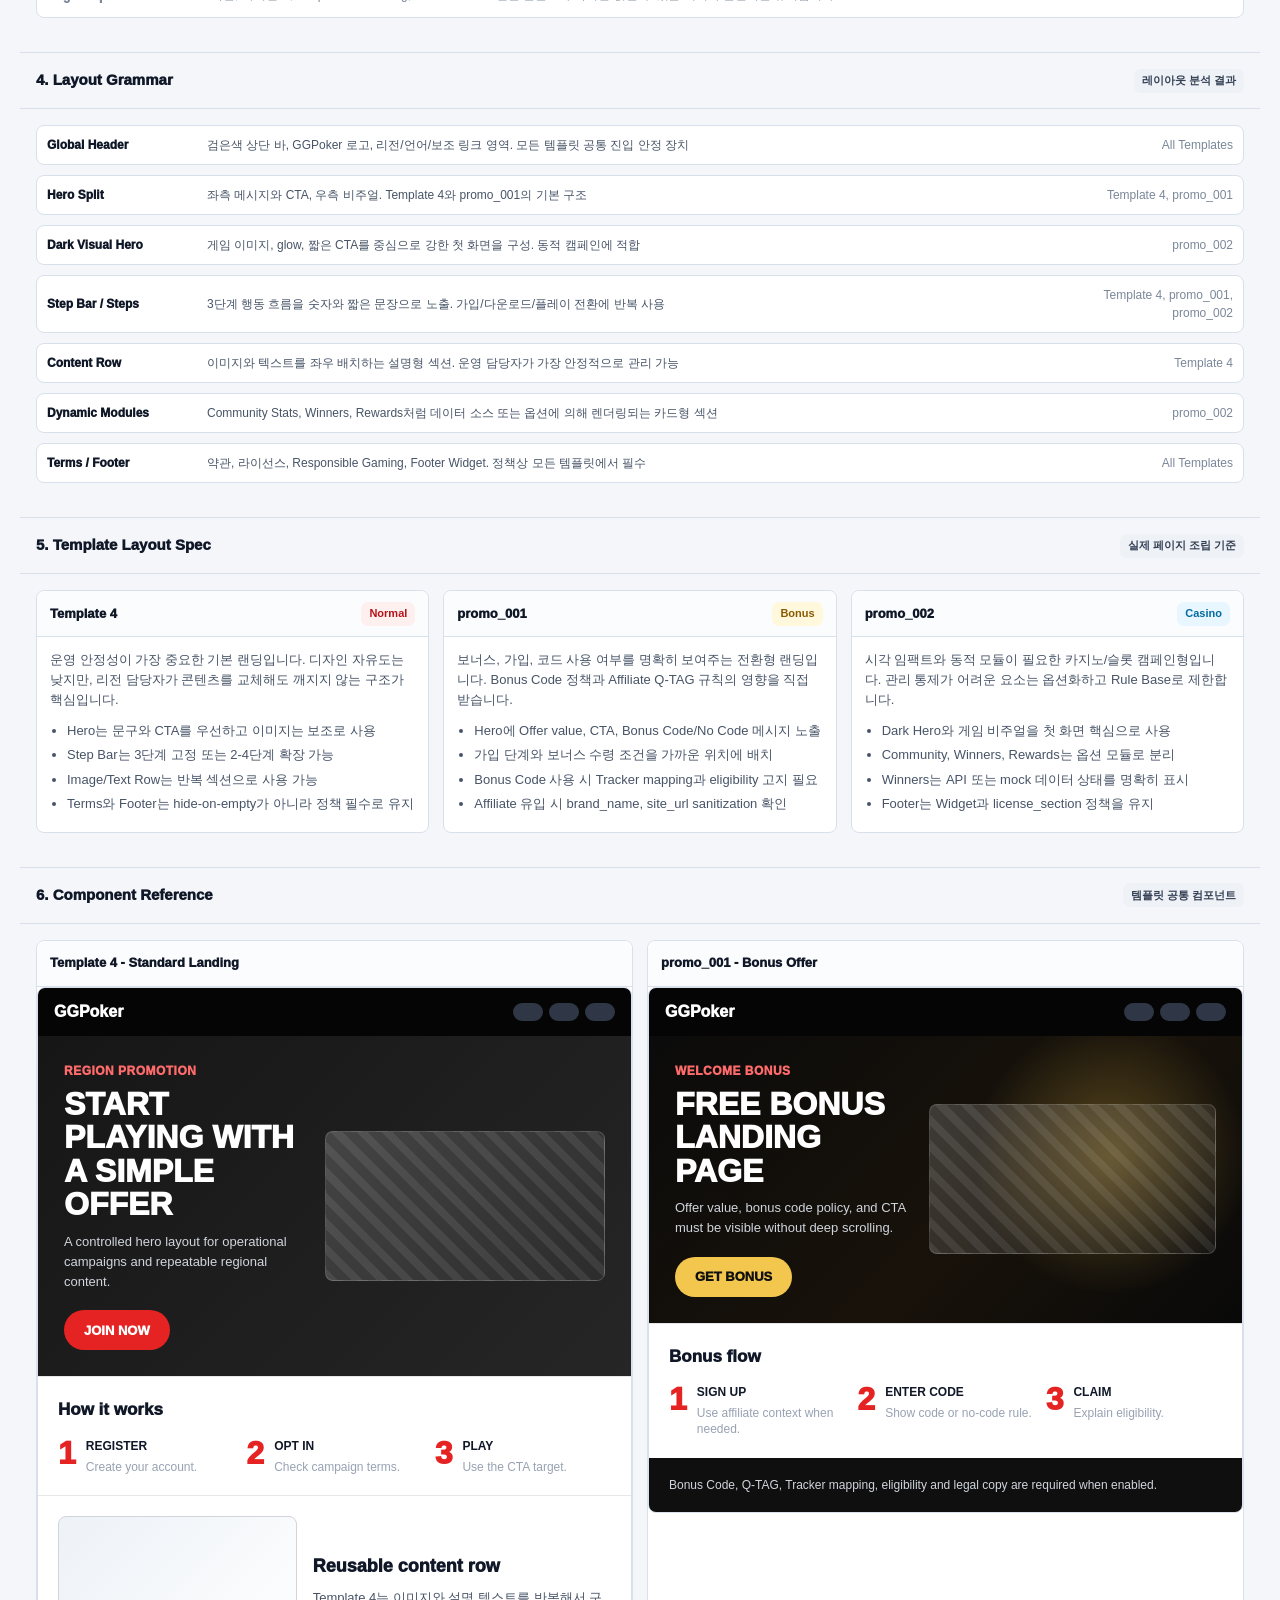
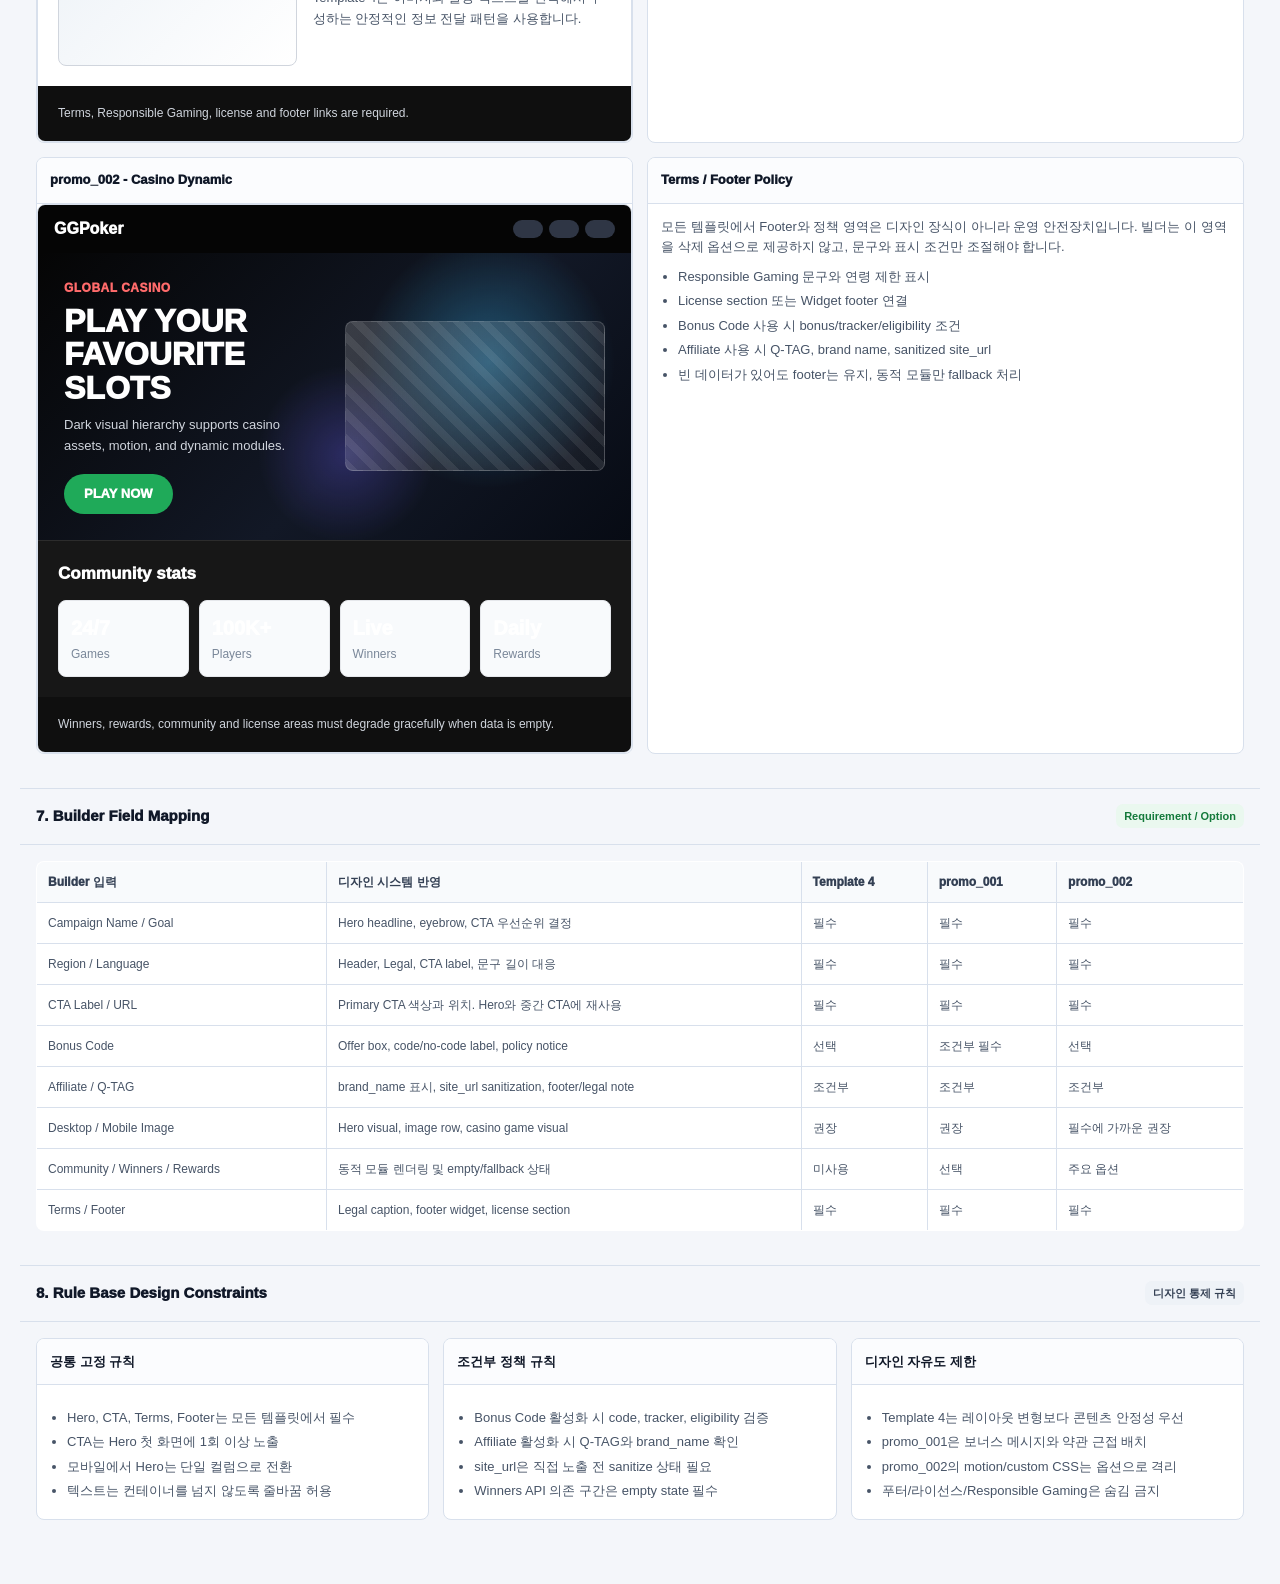
<file: promo-builder-design-system.html>
<!DOCTYPE html>
<html lang="ko">
<head>
  <meta charset="UTF-8" />
  <meta name="viewport" content="width=device-width, initial-scale=1.0" />
  <title>Promo Builder Design System</title>
  <style>
    :root {
      --app-bg: #f4f6fa;
      --surface: #ffffff;
      --surface-soft: #f8fafc;
      --line: #d8e0ec;
      --line-strong: #b9c5d6;
      --text: #101828;
      --text-soft: #475467;
      --muted: #7a8799;
      --brand-black: #050505;
      --brand-red: #e52323;
      --brand-red-dark: #b31218;
      --brand-gold: #f3c74d;
      --brand-green: #1faa59;
      --casino-blue: #38bdf8;
      --casino-violet: #6d5dfc;
      --warning: #f97316;
      --danger: #dc2626;
      --success: #16a34a;
      --radius: 8px;
      --shadow: 0 18px 42px rgba(16, 24, 40, 0.08);
      --container: min(1480px, calc(100vw - 40px));
    }

    * { box-sizing: border-box; }
    html, body { margin: 0; min-height: 100%; }
    body {
      background: var(--app-bg);
      color: var(--text);
      font-family: Inter, Pretendard, -apple-system, BlinkMacSystemFont, "Segoe UI", sans-serif;
      font-size: 14px;
      line-height: 1.5;
    }
    h1, h2, h3, h4, p { margin: 0; }
    a { color: inherit; }
    button, input, select, textarea { font: inherit; }
    code {
      padding: 2px 5px;
      border-radius: 5px;
      background: #eef2f7;
      color: #344054;
      font-size: 12px;
    }

    .topbar {
      min-height: 72px;
      display: flex;
      align-items: center;
      justify-content: space-between;
      gap: 18px;
      padding: 14px 24px;
      border-bottom: 1px solid var(--line);
      background: #fff;
      position: sticky;
      top: 0;
      z-index: 10;
    }
    .brand { display: flex; align-items: center; gap: 14px; min-width: 0; }
    .brand_mark {
      width: 40px;
      height: 40px;
      display: grid;
      place-items: center;
      border-radius: var(--radius);
      background: var(--brand-black);
      color: #fff;
      font-weight: 950;
      letter-spacing: 0;
    }
    .brand_title { font-size: 17px; font-weight: 950; letter-spacing: 0; }
    .brand_subtitle { margin-top: 2px; color: var(--muted); font-size: 12px; }
    .nav { display: flex; flex-wrap: wrap; gap: 8px; }
    .nav a {
      min-height: 34px;
      display: inline-flex;
      align-items: center;
      padding: 0 12px;
      border: 1px solid var(--line);
      border-radius: var(--radius);
      background: #fff;
      color: #344054;
      text-decoration: none;
      font-size: 12px;
      font-weight: 850;
    }

    .page {
      width: var(--container);
      margin: 0 auto;
      padding: 22px 0 48px;
      display: grid;
      gap: 18px;
    }
    .hero {
      display: grid;
      grid-template-columns: minmax(0, 1.05fr) minmax(360px, 0.95fr);
      gap: 20px;
      align-items: stretch;
    }
    .hero_copy,
    .analysis_card {
      border: 1px solid var(--line);
      border-radius: var(--radius);
      background: var(--surface);
      box-shadow: var(--shadow);
    }
    .hero_copy {
      padding: 26px;
      display: grid;
      align-content: center;
      gap: 14px;
    }
    .eyebrow {
      color: var(--brand-red);
      font-size: 12px;
      font-weight: 950;
      letter-spacing: 0.04em;
      text-transform: uppercase;
    }
    .hero h1 {
      font-size: 32px;
      line-height: 1.15;
      font-weight: 950;
      letter-spacing: 0;
    }
    .lead { color: var(--text-soft); font-size: 15px; line-height: 1.65; }
    .hero_tags,
    .tag_row { display: flex; flex-wrap: wrap; gap: 7px; }
    .tag {
      min-height: 24px;
      display: inline-flex;
      align-items: center;
      padding: 0 8px;
      border-radius: 7px;
      background: #eef2f7;
      color: #344054;
      font-size: 11px;
      font-weight: 900;
    }
    .tag_red { background: #fff0f0; color: var(--brand-red-dark); }
    .tag_gold { background: #fff8dc; color: #8a5a00; }
    .tag_green { background: #eaf8ef; color: #147a3b; }
    .tag_blue { background: #e8f7ff; color: #0369a1; }
    .tag_dark { background: #111827; color: #fff; }

    .analysis_card { overflow: hidden; }
    .analysis_card_head {
      padding: 14px 16px;
      border-bottom: 1px solid var(--line);
      background: var(--surface-soft);
      font-weight: 950;
    }
    .analysis_list { display: grid; }
    .analysis_row {
      display: grid;
      grid-template-columns: 118px minmax(0, 1fr);
      gap: 12px;
      padding: 13px 16px;
      border-bottom: 1px solid var(--line);
    }
    .analysis_row:last-child { border-bottom: 0; }
    .analysis_key { color: var(--muted); font-size: 12px; font-weight: 950; }
    .analysis_val { color: var(--text-soft); font-size: 13px; }
    .analysis_val strong { color: var(--text); }

    .section {
      border-top: 1px solid var(--line);
      background: transparent;
      overflow: hidden;
    }
    .section_head {
      min-height: 56px;
      display: flex;
      align-items: center;
      justify-content: space-between;
      gap: 14px;
      padding: 0 16px;
      border-bottom: 1px solid var(--line);
      background: transparent;
    }
    .section_head h2 { font-size: 15px; font-weight: 950; }
    .section_body { padding: 16px; }
    .grid_2 { display: grid; grid-template-columns: repeat(2, minmax(0, 1fr)); gap: 14px; }
    .grid_3 { display: grid; grid-template-columns: repeat(3, minmax(0, 1fr)); gap: 14px; }
    .grid_4 { display: grid; grid-template-columns: repeat(4, minmax(0, 1fr)); gap: 12px; }
    .stack { display: grid; gap: 14px; }

    .template_card,
    .token_card,
    .component_card,
    .rule_card {
      border: 1px solid var(--line);
      border-radius: var(--radius);
      background: #fff;
      overflow: hidden;
    }
    .card_head {
      min-height: 46px;
      display: flex;
      align-items: center;
      justify-content: space-between;
      gap: 10px;
      padding: 0 13px;
      border-bottom: 1px solid var(--line);
      background: #fbfcfe;
      font-weight: 950;
      font-size: 13px;
    }
    .card_body { padding: 13px; }
    .card_body p { color: var(--text-soft); font-size: 13px; line-height: 1.55; }
    .bullet_list {
      margin: 10px 0 0;
      padding-left: 17px;
      color: var(--text-soft);
      font-size: 13px;
    }
    .bullet_list li { margin: 5px 0; }

    .swatch_grid { display: grid; grid-template-columns: repeat(2, minmax(0, 1fr)); gap: 10px; }
    .swatch {
      min-height: 78px;
      display: grid;
      align-content: end;
      gap: 8px;
      padding: 10px;
      border: 1px solid var(--line);
      border-radius: var(--radius);
      background: #fff;
    }
    .swatch_sample {
      height: 30px;
      border-radius: 7px;
      border: 1px solid rgba(16, 24, 40, 0.12);
    }
    .swatch strong { font-size: 12px; }
    .swatch span { color: var(--muted); font-size: 11px; }

    .type_row {
      display: grid;
      grid-template-columns: 150px minmax(0, 1fr);
      gap: 12px;
      align-items: center;
      padding: 12px;
      border: 1px solid var(--line);
      border-radius: var(--radius);
      background: #fff;
    }
    .type_meta { color: var(--muted); font-size: 12px; font-weight: 950; }
    .display_type { font-size: 38px; line-height: 1.05; font-weight: 950; text-transform: uppercase; }
    .hero_type { font-size: 28px; line-height: 1.12; font-weight: 950; }
    .section_type { font-size: 20px; line-height: 1.2; font-weight: 950; }
    .body_type { color: var(--text-soft); font-size: 14px; line-height: 1.6; }
    .caption_type { color: var(--muted); font-size: 12px; line-height: 1.45; }

    .layout_map {
      display: grid;
      gap: 10px;
    }
    .layout_row {
      display: grid;
      grid-template-columns: 150px minmax(0, 1fr) 160px;
      gap: 10px;
      align-items: center;
      padding: 10px;
      border: 1px solid var(--line);
      border-radius: var(--radius);
      background: #fff;
    }
    .layout_name { font-weight: 950; font-size: 12px; }
    .layout_desc { color: var(--text-soft); font-size: 12px; }
    .layout_usage { color: var(--muted); font-size: 12px; text-align: right; }

    .component_canvas {
      border: 1px solid var(--line);
      border-radius: var(--radius);
      background: #f8fafc;
      overflow: hidden;
    }
    .gg_header {
      height: 48px;
      display: flex;
      align-items: center;
      justify-content: space-between;
      padding: 0 16px;
      background: #050505;
      color: #fff;
    }
    .gg_logo { font-size: 16px; font-weight: 950; }
    .gg_flags { display: flex; gap: 6px; }
    .gg_flag { width: 30px; height: 18px; border-radius: 999px; background: #2f3645; }
    .tpl4_hero,
    .promo001_hero,
    .promo002_hero {
      display: grid;
      align-items: center;
      min-height: 236px;
      padding: 26px;
      color: #fff;
    }
    .tpl4_hero {
      grid-template-columns: minmax(0, 1fr) 280px;
      gap: 20px;
      background: linear-gradient(135deg, #161616 0%, #262626 100%);
    }
    .promo001_hero {
      grid-template-columns: minmax(0, 0.9fr) minmax(220px, 1.1fr);
      gap: 20px;
      background:
        radial-gradient(circle at 78% 42%, rgba(243, 199, 77, 0.3), transparent 28%),
        linear-gradient(135deg, #0b0b0b 0%, #18120a 58%, #090909 100%);
    }
    .promo002_hero {
      grid-template-columns: minmax(0, 1fr) minmax(220px, 1fr);
      gap: 20px;
      background:
        radial-gradient(circle at 76% 38%, rgba(56, 189, 248, 0.36), transparent 26%),
        radial-gradient(circle at 52% 70%, rgba(109, 93, 252, 0.28), transparent 24%),
        linear-gradient(135deg, #050505 0%, #121826 58%, #070b14 100%);
    }
    .promo_eyebrow { color: #ff6b6b; font-size: 12px; font-weight: 950; letter-spacing: 0.04em; text-transform: uppercase; }
    .promo_title { margin-top: 8px; font-size: 32px; line-height: 1.05; font-weight: 950; text-transform: uppercase; }
    .promo_text { margin-top: 10px; color: #d0d5dd; font-size: 13px; line-height: 1.55; }
    .cta {
      min-height: 40px;
      display: inline-flex;
      align-items: center;
      justify-content: center;
      margin-top: 18px;
      padding: 0 20px;
      border-radius: 999px;
      background: var(--brand-red);
      color: #fff;
      font-size: 13px;
      font-weight: 950;
      text-decoration: none;
    }
    .cta_green { background: var(--brand-green); }
    .cta_gold { background: var(--brand-gold); color: #111; }
    .visual_box {
      min-height: 150px;
      border-radius: var(--radius);
      border: 1px solid rgba(255,255,255,0.16);
      background:
        linear-gradient(135deg, rgba(255,255,255,0.18), rgba(255,255,255,0.04)),
        repeating-linear-gradient(45deg, rgba(255,255,255,0.08) 0 8px, transparent 8px 18px);
    }
    .section_band {
      padding: 20px;
      border-top: 1px solid #e5e7eb;
      background: #fff;
    }
    .section_band.dark { background: #171717; color: #fff; border-color: #2c2c2c; }
    .section_band h4 { font-size: 17px; font-weight: 950; }
    .step_grid { display: grid; grid-template-columns: repeat(3, minmax(0, 1fr)); gap: 12px; margin-top: 14px; }
    .step_item {
      display: grid;
      grid-template-columns: auto minmax(0, 1fr);
      gap: 10px;
      align-items: start;
    }
    .step_no { color: var(--brand-red); font-size: 32px; line-height: 1; font-weight: 950; }
    .step_item strong { display: block; font-size: 12px; }
    .step_item span { display: block; margin-top: 4px; color: #98a2b3; font-size: 12px; line-height: 1.35; }
    .stat_grid { display: grid; grid-template-columns: repeat(4, minmax(0, 1fr)); gap: 10px; margin-top: 14px; }
    .stat_item {
      padding: 12px;
      border-radius: var(--radius);
      background: #f8fafc;
      border: 1px solid #e5e7eb;
    }
    .stat_item strong { display: block; font-size: 20px; font-weight: 950; }
    .stat_item span { color: var(--muted); font-size: 12px; }
    .content_row {
      display: grid;
      grid-template-columns: minmax(220px, 0.8fr) minmax(0, 1fr);
      gap: 16px;
      align-items: center;
      padding: 20px;
      border-top: 1px solid #e5e7eb;
      background: #fff;
    }
    .image_slot {
      min-height: 150px;
      border-radius: var(--radius);
      border: 1px solid #d0d5dd;
      background: linear-gradient(135deg, #edf2f7, #ffffff);
    }
    .text_block h4 { font-size: 18px; font-weight: 950; }
    .text_block p { margin-top: 8px; color: var(--text-soft); font-size: 13px; line-height: 1.55; }
    .terms_footer {
      padding: 18px 20px;
      background: #0f0f0f;
      color: #d0d5dd;
      font-size: 12px;
      line-height: 1.55;
    }

    .matrix {
      width: 100%;
      border-collapse: collapse;
      overflow: hidden;
      border-radius: var(--radius);
      border: 1px solid var(--line);
      background: #fff;
      font-size: 12px;
    }
    .matrix th,
    .matrix td {
      padding: 11px;
      border-bottom: 1px solid var(--line);
      border-right: 1px solid var(--line);
      vertical-align: top;
      text-align: left;
    }
    .matrix th { background: #f8fafc; font-weight: 950; color: #344054; }
    .matrix tr:last-child td { border-bottom: 0; }
    .matrix th:last-child,
    .matrix td:last-child { border-right: 0; }
    .matrix td { color: var(--text-soft); }

    @media (max-width: 1080px) {
      .hero,
      .grid_2,
      .grid_3,
      .grid_4,
      .tpl4_hero,
      .promo001_hero,
      .promo002_hero,
      .content_row { grid-template-columns: 1fr; }
      .step_grid,
      .stat_grid { grid-template-columns: repeat(2, minmax(0, 1fr)); }
      .layout_row { grid-template-columns: 1fr; }
      .layout_usage { text-align: left; }
    }
    @media (max-width: 720px) {
      .topbar { align-items: flex-start; flex-direction: column; }
      .page { width: min(100vw - 24px, 1480px); padding-top: 14px; }
      .hero_copy { padding: 20px; }
      .hero h1 { font-size: 26px; }
      .display_type { font-size: 30px; }
      .promo_title { font-size: 26px; }
      .type_row,
      .analysis_row { grid-template-columns: 1fr; }
      .step_grid,
      .stat_grid,
      .swatch_grid { grid-template-columns: 1fr; }
      .section_body { padding: 12px; }
    }
  </style>
</head>
<body>
  <header class="topbar">
    <div class="brand">
      <div class="brand_mark">DS</div>
      <div>
        <div class="brand_title">Promo Builder Design System</div>
        <div class="brand_subtitle">Template 4, promo_001, promo_002 분석 기반 디자인 시스템</div>
      </div>
    </div>
    <nav class="nav">
      <a href="./promo-builder-demo.html">Builder Demo</a>
      <a href="./">Home</a>
    </nav>
  </header>

  <main class="page">
    <section class="hero">
      <div class="hero_copy">
        <div class="eyebrow">Promotion Template System</div>
        <h1>3개 프로모션 템플릿에서 반복되는 디자인 규칙만 남긴 상세 시스템</h1>
        <p class="lead">
          현재 페이지는 범용 UI 샘플을 제거하고, 전달받은 Template 4, promo_001, promo_002의 실제 구성 요소를 기준으로
          색상, 타이포그래피, 레이아웃, 컴포넌트, 빌더 입력값 매핑을 정리합니다.
        </p>
        <div class="hero_tags">
          <span class="tag tag_dark">WordPress Current</span>
          <span class="tag tag_red">Template 4</span>
          <span class="tag tag_gold">promo_001</span>
          <span class="tag tag_blue">promo_002</span>
          <span class="tag tag_green">Builder Mapping</span>
        </div>
      </div>

      <aside class="analysis_card">
        <div class="analysis_card_head">분석 범위</div>
        <div class="analysis_list">
          <div class="analysis_row">
            <div class="analysis_key">Template 4</div>
            <div class="analysis_val"><strong>일반 운영형 랜딩</strong><br />Header, Hero Banner, Step Bar, CTA, Image/Text Row, Title/Description, Footer 중심</div>
          </div>
          <div class="analysis_row">
            <div class="analysis_key">promo_001</div>
            <div class="analysis_val"><strong>보너스/가입 유도형</strong><br />Bonus Code, No Promo Code, 가입 단계, 오퍼 강조, 약관 고지가 핵심</div>
          </div>
          <div class="analysis_row">
            <div class="analysis_key">promo_002</div>
            <div class="analysis_val"><strong>카지노/슬롯 동적 캠페인형</strong><br />Dark Hero, 게임 비주얼, Community Stats, Winners, Rewards, Widget Footer 사용</div>
          </div>
          <div class="analysis_row">
            <div class="analysis_key">제거 기준</div>
            <div class="analysis_val">템플릿에서 근거가 약한 장식성 팔레트, 범용 샘플, 빌더 내부 UI 전용 컴포넌트는 제외</div>
          </div>
        </div>
      </aside>
    </section>

    <section class="section">
      <div class="section_head">
        <h2>1. Template Role Matrix</h2>
        <span class="tag">템플릿 역할 정의</span>
      </div>
      <div class="section_body">
        <table class="matrix">
          <thead>
            <tr>
              <th>Template</th>
              <th>주요 목적</th>
              <th>레이아웃 성격</th>
              <th>필수 섹션</th>
              <th>옵션 섹션</th>
            </tr>
          </thead>
          <tbody>
            <tr>
              <td><strong>Template 4</strong></td>
              <td>가장 노멀한 실 운영 프로모션. 다양한 리전 담당자가 안정적으로 입력 가능한 기본형</td>
              <td>상단 Hero 이후 정보 블록을 순차 노출하는 정적 랜딩</td>
              <td>Header, Hero, Step Bar, CTA, Terms, Footer</td>
              <td>Image/Text Row, Title/Description, FAQ, 보조 CTA</td>
            </tr>
            <tr>
              <td><strong>promo_001</strong></td>
              <td>가입, 무료 보너스, Bonus Code/No Code 메시지를 빠르게 전달</td>
              <td>오퍼 중심 Hero와 짧은 전환 단계가 강조되는 세일즈형 랜딩</td>
              <td>Header, Offer Hero, CTA, Registration Steps, Bonus Policy, Terms, Footer</td>
              <td>Bonus Code Box, Eligibility, Affiliate Q-TAG Notice, FAQ</td>
            </tr>
            <tr>
              <td><strong>promo_002</strong></td>
              <td>카지노/슬롯처럼 시각 임팩트와 동적 데이터가 필요한 캠페인</td>
              <td>Dark Visual Hero 이후 Stats, Winners, Rewards 등 모듈형 섹션 조합</td>
              <td>Header, Casino Hero, CTA, Terms, Widget Footer</td>
              <td>Community Stats, Winners API, Rewards, Game Gallery, Custom Motion</td>
            </tr>
          </tbody>
        </table>
      </div>
    </section>

    <section class="section">
      <div class="section_head">
        <h2>2. Color System</h2>
        <span class="tag">템플릿 근거 토큰</span>
      </div>
      <div class="section_body">
        <div class="grid_3">
          <div class="token_card">
            <div class="card_head">Core Brand</div>
            <div class="card_body">
              <div class="swatch_grid">
                <div class="swatch"><div class="swatch_sample" style="background:#050505"></div><strong>Brand Black</strong><span>#050505 / Header, Footer, Dark Hero</span></div>
                <div class="swatch"><div class="swatch_sample" style="background:#e52323"></div><strong>GG Red</strong><span>#e52323 / Primary CTA, Accent</span></div>
                <div class="swatch"><div class="swatch_sample" style="background:#f3c74d"></div><strong>Offer Gold</strong><span>#f3c74d / Bonus, Reward Emphasis</span></div>
                <div class="swatch"><div class="swatch_sample" style="background:#1faa59"></div><strong>Action Green</strong><span>#1faa59 / Join, Success CTA</span></div>
              </div>
            </div>
          </div>

          <div class="token_card">
            <div class="card_head">Template Surfaces</div>
            <div class="card_body">
              <div class="swatch_grid">
                <div class="swatch"><div class="swatch_sample" style="background:#ffffff"></div><strong>Content White</strong><span>본문 섹션, 약관 전 단계</span></div>
                <div class="swatch"><div class="swatch_sample" style="background:#f8fafc"></div><strong>Soft Gray</strong><span>Step, Card, Builder panel</span></div>
                <div class="swatch"><div class="swatch_sample" style="background:#171717"></div><strong>Dark Section</strong><span>promo_002 Steps/Winners</span></div>
                <div class="swatch"><div class="swatch_sample" style="background:#d8e0ec"></div><strong>Divider</strong><span>정적 정보 구분선</span></div>
              </div>
            </div>
          </div>

          <div class="token_card">
            <div class="card_head">Casino Dynamic</div>
            <div class="card_body">
              <div class="swatch_grid">
                <div class="swatch"><div class="swatch_sample" style="background:#38bdf8"></div><strong>Casino Blue</strong><span>promo_002 glow, game visual</span></div>
                <div class="swatch"><div class="swatch_sample" style="background:#6d5dfc"></div><strong>Casino Violet</strong><span>dynamic depth accent</span></div>
                <div class="swatch"><div class="swatch_sample" style="background:#16a34a"></div><strong>Pass Green</strong><span>Rule 통과 상태</span></div>
                <div class="swatch"><div class="swatch_sample" style="background:#f97316"></div><strong>Review Orange</strong><span>정책 확인 필요</span></div>
              </div>
            </div>
          </div>
        </div>
      </div>
    </section>

    <section class="section">
      <div class="section_head">
        <h2>3. Typography System</h2>
        <span class="tag">Promo page scale</span>
      </div>
      <div class="section_body">
        <div class="stack">
          <div class="type_row">
            <div class="type_meta">Hero Display</div>
            <div class="display_type">Get Your Welcome Bonus</div>
          </div>
          <div class="type_row">
            <div class="type_meta">Campaign Hero</div>
            <div class="hero_type">Play your favourite slots at GGPoker</div>
          </div>
          <div class="type_row">
            <div class="type_meta">Section Title</div>
            <div class="section_type">Get started in three steps</div>
          </div>
          <div class="type_row">
            <div class="type_meta">Body Copy</div>
            <div class="body_type">프로모션 설명은 짧고 직접적으로 작성합니다. 리전별 담당자가 입력하더라도 Hero, CTA, Terms의 계층이 유지되어야 합니다.</div>
          </div>
          <div class="type_row">
            <div class="type_meta">Legal Caption</div>
            <div class="caption_type">약관, 라이선스, Responsible Gaming, Bonus Code 조건은 본문보다 작지만 읽을 수 있는 대비와 줄간격을 유지합니다.</div>
          </div>
        </div>
      </div>
    </section>

    <section class="section">
      <div class="section_head">
        <h2>4. Layout Grammar</h2>
        <span class="tag">레이아웃 분석 결과</span>
      </div>
      <div class="section_body">
        <div class="layout_map">
          <div class="layout_row">
            <div class="layout_name">Global Header</div>
            <div class="layout_desc">검은색 상단 바, GGPoker 로고, 리전/언어/보조 링크 영역. 모든 템플릿 공통 진입 안정 장치</div>
            <div class="layout_usage">All Templates</div>
          </div>
          <div class="layout_row">
            <div class="layout_name">Hero Split</div>
            <div class="layout_desc">좌측 메시지와 CTA, 우측 비주얼. Template 4와 promo_001의 기본 구조</div>
            <div class="layout_usage">Template 4, promo_001</div>
          </div>
          <div class="layout_row">
            <div class="layout_name">Dark Visual Hero</div>
            <div class="layout_desc">게임 이미지, glow, 짧은 CTA를 중심으로 강한 첫 화면을 구성. 동적 캠페인에 적합</div>
            <div class="layout_usage">promo_002</div>
          </div>
          <div class="layout_row">
            <div class="layout_name">Step Bar / Steps</div>
            <div class="layout_desc">3단계 행동 흐름을 숫자와 짧은 문장으로 노출. 가입/다운로드/플레이 전환에 반복 사용</div>
            <div class="layout_usage">Template 4, promo_001, promo_002</div>
          </div>
          <div class="layout_row">
            <div class="layout_name">Content Row</div>
            <div class="layout_desc">이미지와 텍스트를 좌우 배치하는 설명형 섹션. 운영 담당자가 가장 안정적으로 관리 가능</div>
            <div class="layout_usage">Template 4</div>
          </div>
          <div class="layout_row">
            <div class="layout_name">Dynamic Modules</div>
            <div class="layout_desc">Community Stats, Winners, Rewards처럼 데이터 소스 또는 옵션에 의해 렌더링되는 카드형 섹션</div>
            <div class="layout_usage">promo_002</div>
          </div>
          <div class="layout_row">
            <div class="layout_name">Terms / Footer</div>
            <div class="layout_desc">약관, 라이선스, Responsible Gaming, Footer Widget. 정책상 모든 템플릿에서 필수</div>
            <div class="layout_usage">All Templates</div>
          </div>
        </div>
      </div>
    </section>

    <section class="section">
      <div class="section_head">
        <h2>5. Template Layout Spec</h2>
        <span class="tag">실제 페이지 조립 기준</span>
      </div>
      <div class="section_body">
        <div class="grid_3">
          <div class="template_card">
            <div class="card_head">Template 4 <span class="tag tag_red">Normal</span></div>
            <div class="card_body">
              <p>운영 안정성이 가장 중요한 기본 랜딩입니다. 디자인 자유도는 낮지만, 리전 담당자가 콘텐츠를 교체해도 깨지지 않는 구조가 핵심입니다.</p>
              <ul class="bullet_list">
                <li>Hero는 문구와 CTA를 우선하고 이미지는 보조로 사용</li>
                <li>Step Bar는 3단계 고정 또는 2-4단계 확장 가능</li>
                <li>Image/Text Row는 반복 섹션으로 사용 가능</li>
                <li>Terms와 Footer는 hide-on-empty가 아니라 정책 필수로 유지</li>
              </ul>
            </div>
          </div>

          <div class="template_card">
            <div class="card_head">promo_001 <span class="tag tag_gold">Bonus</span></div>
            <div class="card_body">
              <p>보너스, 가입, 코드 사용 여부를 명확히 보여주는 전환형 랜딩입니다. Bonus Code 정책과 Affiliate Q-TAG 규칙의 영향을 직접 받습니다.</p>
              <ul class="bullet_list">
                <li>Hero에 Offer value, CTA, Bonus Code/No Code 메시지 노출</li>
                <li>가입 단계와 보너스 수령 조건을 가까운 위치에 배치</li>
                <li>Bonus Code 사용 시 Tracker mapping과 eligibility 고지 필요</li>
                <li>Affiliate 유입 시 brand_name, site_url sanitization 확인</li>
              </ul>
            </div>
          </div>

          <div class="template_card">
            <div class="card_head">promo_002 <span class="tag tag_blue">Casino</span></div>
            <div class="card_body">
              <p>시각 임팩트와 동적 모듈이 필요한 카지노/슬롯 캠페인형입니다. 관리 통제가 어려운 요소는 옵션화하고 Rule Base로 제한합니다.</p>
              <ul class="bullet_list">
                <li>Dark Hero와 게임 비주얼을 첫 화면 핵심으로 사용</li>
                <li>Community, Winners, Rewards는 옵션 모듈로 분리</li>
                <li>Winners는 API 또는 mock 데이터 상태를 명확히 표시</li>
                <li>Footer는 Widget과 license_section 정책을 유지</li>
              </ul>
            </div>
          </div>
        </div>
      </div>
    </section>

    <section class="section">
      <div class="section_head">
        <h2>6. Component Reference</h2>
        <span class="tag">템플릿 공통 컴포넌트</span>
      </div>
      <div class="section_body">
        <div class="grid_2">
          <div class="component_card">
            <div class="card_head">Template 4 - Standard Landing</div>
            <div class="component_canvas">
              <div class="gg_header">
                <div class="gg_logo">GGPoker</div>
                <div class="gg_flags"><span class="gg_flag"></span><span class="gg_flag"></span><span class="gg_flag"></span></div>
              </div>
              <section class="tpl4_hero">
                <div>
                  <div class="promo_eyebrow">REGION PROMOTION</div>
                  <div class="promo_title">Start playing with a simple offer</div>
                  <p class="promo_text">A controlled hero layout for operational campaigns and repeatable regional content.</p>
                  <a class="cta" href="#">JOIN NOW</a>
                </div>
                <div class="visual_box"></div>
              </section>
              <section class="section_band">
                <h4>How it works</h4>
                <div class="step_grid">
                  <div class="step_item"><div class="step_no">1</div><div><strong>REGISTER</strong><span>Create your account.</span></div></div>
                  <div class="step_item"><div class="step_no">2</div><div><strong>OPT IN</strong><span>Check campaign terms.</span></div></div>
                  <div class="step_item"><div class="step_no">3</div><div><strong>PLAY</strong><span>Use the CTA target.</span></div></div>
                </div>
              </section>
              <section class="content_row">
                <div class="image_slot"></div>
                <div class="text_block">
                  <h4>Reusable content row</h4>
                  <p>Template 4는 이미지와 설명 텍스트를 반복해서 구성하는 안정적인 정보 전달 패턴을 사용합니다.</p>
                </div>
              </section>
              <footer class="terms_footer">Terms, Responsible Gaming, license and footer links are required.</footer>
            </div>
          </div>

          <div class="component_card">
            <div class="card_head">promo_001 - Bonus Offer</div>
            <div class="component_canvas">
              <div class="gg_header">
                <div class="gg_logo">GGPoker</div>
                <div class="gg_flags"><span class="gg_flag"></span><span class="gg_flag"></span><span class="gg_flag"></span></div>
              </div>
              <section class="promo001_hero">
                <div>
                  <div class="promo_eyebrow">WELCOME BONUS</div>
                  <div class="promo_title">Free bonus landing page</div>
                  <p class="promo_text">Offer value, bonus code policy, and CTA must be visible without deep scrolling.</p>
                  <a class="cta cta_gold" href="#">GET BONUS</a>
                </div>
                <div class="visual_box"></div>
              </section>
              <section class="section_band">
                <h4>Bonus flow</h4>
                <div class="step_grid">
                  <div class="step_item"><div class="step_no">1</div><div><strong>SIGN UP</strong><span>Use affiliate context when needed.</span></div></div>
                  <div class="step_item"><div class="step_no">2</div><div><strong>ENTER CODE</strong><span>Show code or no-code rule.</span></div></div>
                  <div class="step_item"><div class="step_no">3</div><div><strong>CLAIM</strong><span>Explain eligibility.</span></div></div>
                </div>
              </section>
              <footer class="terms_footer">Bonus Code, Q-TAG, Tracker mapping, eligibility and legal copy are required when enabled.</footer>
            </div>
          </div>

          <div class="component_card">
            <div class="card_head">promo_002 - Casino Dynamic</div>
            <div class="component_canvas">
              <div class="gg_header">
                <div class="gg_logo">GGPoker</div>
                <div class="gg_flags"><span class="gg_flag"></span><span class="gg_flag"></span><span class="gg_flag"></span></div>
              </div>
              <section class="promo002_hero">
                <div>
                  <div class="promo_eyebrow">GLOBAL CASINO</div>
                  <div class="promo_title">Play your favourite slots</div>
                  <p class="promo_text">Dark visual hierarchy supports casino assets, motion, and dynamic modules.</p>
                  <a class="cta cta_green" href="#">PLAY NOW</a>
                </div>
                <div class="visual_box"></div>
              </section>
              <section class="section_band dark">
                <h4>Community stats</h4>
                <div class="stat_grid">
                  <div class="stat_item"><strong>24/7</strong><span>Games</span></div>
                  <div class="stat_item"><strong>100K+</strong><span>Players</span></div>
                  <div class="stat_item"><strong>Live</strong><span>Winners</span></div>
                  <div class="stat_item"><strong>Daily</strong><span>Rewards</span></div>
                </div>
              </section>
              <footer class="terms_footer">Winners, rewards, community and license areas must degrade gracefully when data is empty.</footer>
            </div>
          </div>

          <div class="component_card">
            <div class="card_head">Terms / Footer Policy</div>
            <div class="card_body">
              <p>모든 템플릿에서 Footer와 정책 영역은 디자인 장식이 아니라 운영 안전장치입니다. 빌더는 이 영역을 삭제 옵션으로 제공하지 않고, 문구와 표시 조건만 조절해야 합니다.</p>
              <ul class="bullet_list">
                <li>Responsible Gaming 문구와 연령 제한 표시</li>
                <li>License section 또는 Widget footer 연결</li>
                <li>Bonus Code 사용 시 bonus/tracker/eligibility 조건</li>
                <li>Affiliate 사용 시 Q-TAG, brand name, sanitized site_url</li>
                <li>빈 데이터가 있어도 footer는 유지, 동적 모듈만 fallback 처리</li>
              </ul>
            </div>
          </div>
        </div>
      </div>
    </section>

    <section class="section">
      <div class="section_head">
        <h2>7. Builder Field Mapping</h2>
        <span class="tag tag_green">Requirement / Option</span>
      </div>
      <div class="section_body">
        <table class="matrix">
          <thead>
            <tr>
              <th>Builder 입력</th>
              <th>디자인 시스템 반영</th>
              <th>Template 4</th>
              <th>promo_001</th>
              <th>promo_002</th>
            </tr>
          </thead>
          <tbody>
            <tr>
              <td>Campaign Name / Goal</td>
              <td>Hero headline, eyebrow, CTA 우선순위 결정</td>
              <td>필수</td>
              <td>필수</td>
              <td>필수</td>
            </tr>
            <tr>
              <td>Region / Language</td>
              <td>Header, Legal, CTA label, 문구 길이 대응</td>
              <td>필수</td>
              <td>필수</td>
              <td>필수</td>
            </tr>
            <tr>
              <td>CTA Label / URL</td>
              <td>Primary CTA 색상과 위치. Hero와 중간 CTA에 재사용</td>
              <td>필수</td>
              <td>필수</td>
              <td>필수</td>
            </tr>
            <tr>
              <td>Bonus Code</td>
              <td>Offer box, code/no-code label, policy notice</td>
              <td>선택</td>
              <td>조건부 필수</td>
              <td>선택</td>
            </tr>
            <tr>
              <td>Affiliate / Q-TAG</td>
              <td>brand_name 표시, site_url sanitization, footer/legal note</td>
              <td>조건부</td>
              <td>조건부</td>
              <td>조건부</td>
            </tr>
            <tr>
              <td>Desktop / Mobile Image</td>
              <td>Hero visual, image row, casino game visual</td>
              <td>권장</td>
              <td>권장</td>
              <td>필수에 가까운 권장</td>
            </tr>
            <tr>
              <td>Community / Winners / Rewards</td>
              <td>동적 모듈 렌더링 및 empty/fallback 상태</td>
              <td>미사용</td>
              <td>선택</td>
              <td>주요 옵션</td>
            </tr>
            <tr>
              <td>Terms / Footer</td>
              <td>Legal caption, footer widget, license section</td>
              <td>필수</td>
              <td>필수</td>
              <td>필수</td>
            </tr>
          </tbody>
        </table>
      </div>
    </section>

    <section class="section">
      <div class="section_head">
        <h2>8. Rule Base Design Constraints</h2>
        <span class="tag">디자인 통제 규칙</span>
      </div>
      <div class="section_body">
        <div class="grid_3">
          <div class="rule_card">
            <div class="card_head">공통 고정 규칙</div>
            <div class="card_body">
              <ul class="bullet_list">
                <li>Hero, CTA, Terms, Footer는 모든 템플릿에서 필수</li>
                <li>CTA는 Hero 첫 화면에 1회 이상 노출</li>
                <li>모바일에서 Hero는 단일 컬럼으로 전환</li>
                <li>텍스트는 컨테이너를 넘지 않도록 줄바꿈 허용</li>
              </ul>
            </div>
          </div>
          <div class="rule_card">
            <div class="card_head">조건부 정책 규칙</div>
            <div class="card_body">
              <ul class="bullet_list">
                <li>Bonus Code 활성화 시 code, tracker, eligibility 검증</li>
                <li>Affiliate 활성화 시 Q-TAG와 brand_name 확인</li>
                <li>site_url은 직접 노출 전 sanitize 상태 필요</li>
                <li>Winners API 의존 구간은 empty state 필수</li>
              </ul>
            </div>
          </div>
          <div class="rule_card">
            <div class="card_head">디자인 자유도 제한</div>
            <div class="card_body">
              <ul class="bullet_list">
                <li>Template 4는 레이아웃 변형보다 콘텐츠 안정성 우선</li>
                <li>promo_001은 보너스 메시지와 약관 근접 배치</li>
                <li>promo_002의 motion/custom CSS는 옵션으로 격리</li>
                <li>푸터/라이선스/Responsible Gaming은 숨김 금지</li>
              </ul>
            </div>
          </div>
        </div>
      </div>
    </section>
  </main>
</body>
</html>
</file>
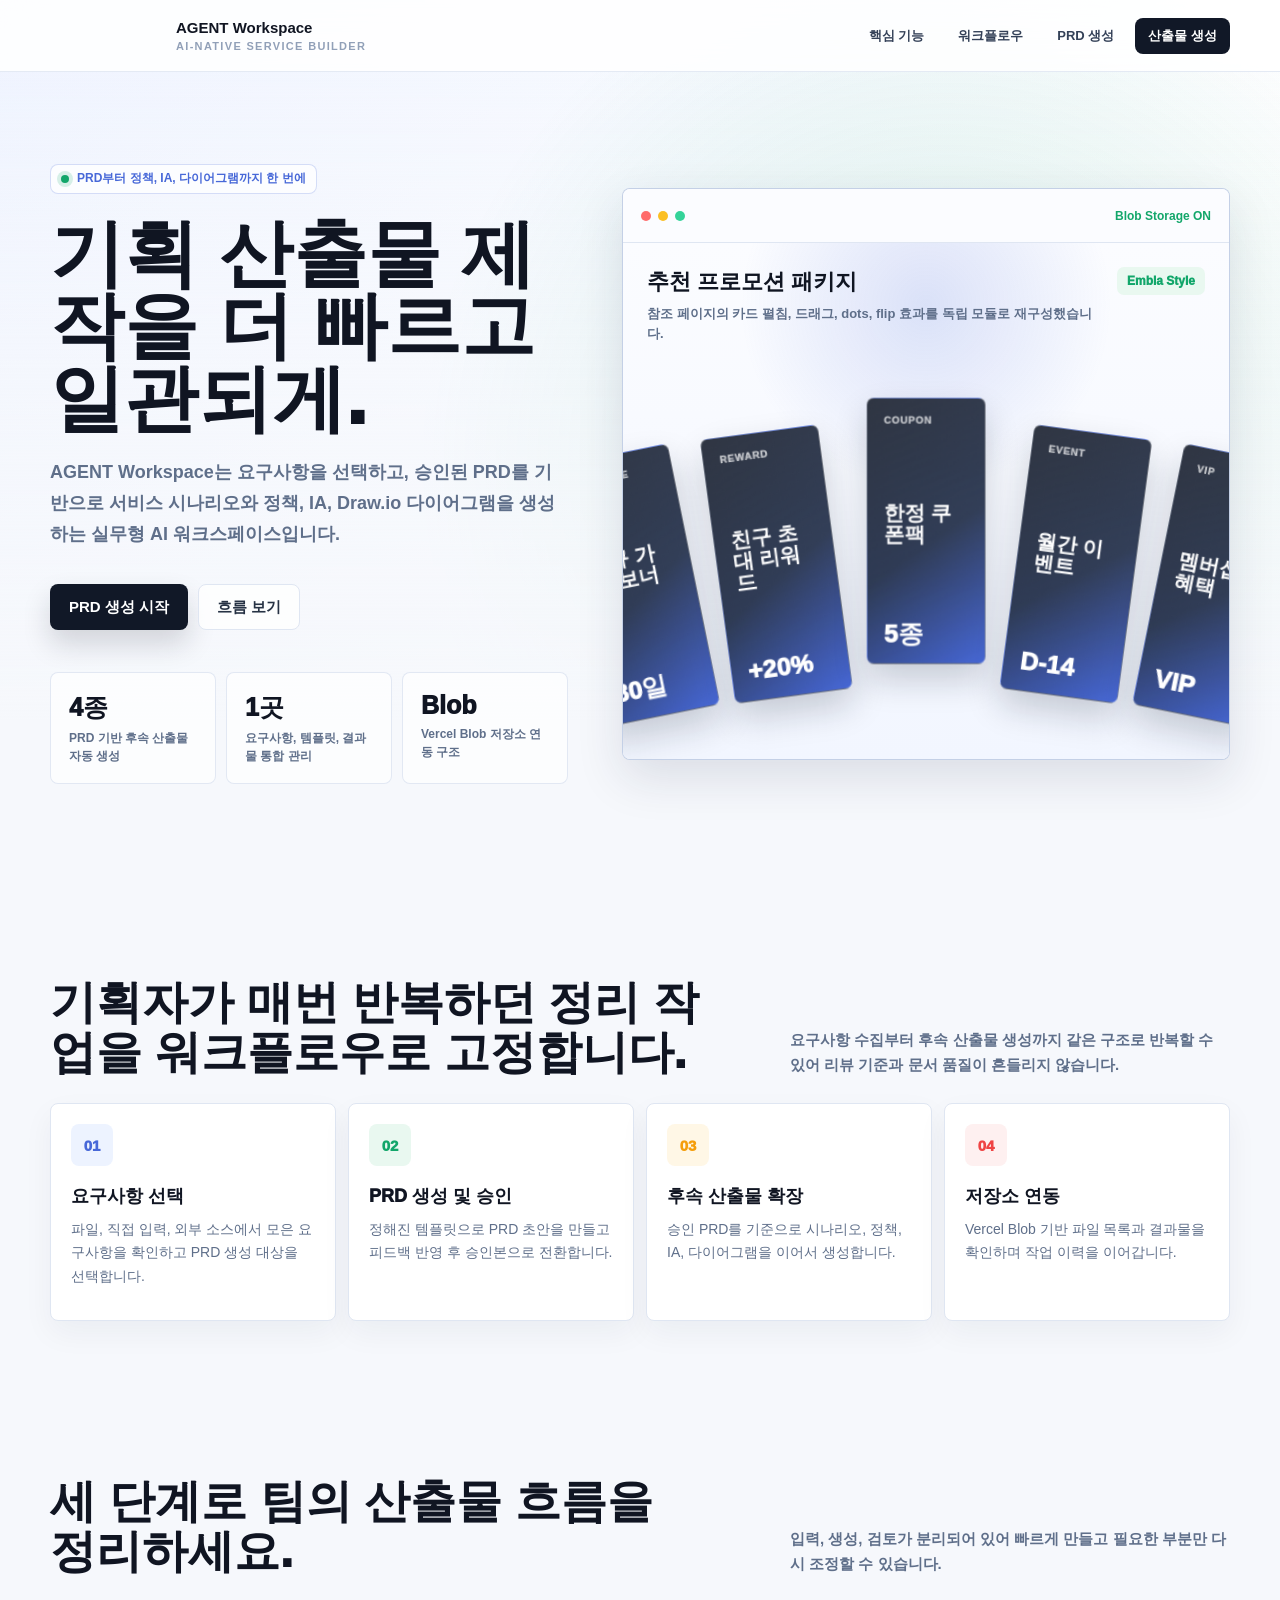
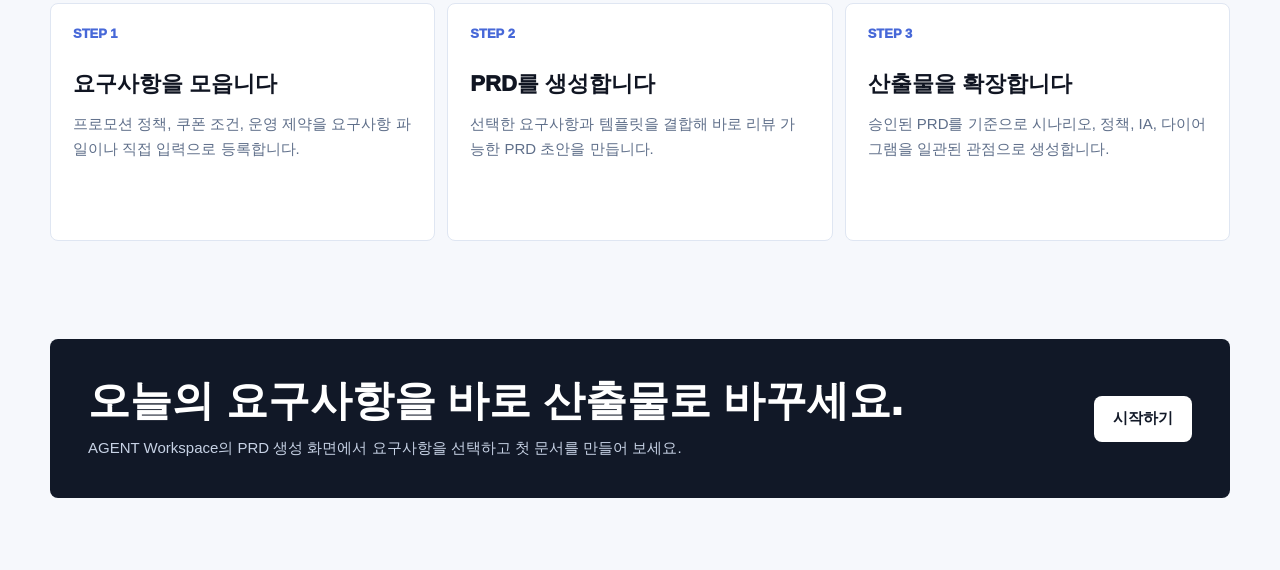
<file: promotion.html>
<!DOCTYPE html>
<html lang="ko">
<head>
  <meta charset="UTF-8" />
  <meta name="viewport" content="width=device-width, initial-scale=1.0" />
  <title>AGENT Workspace Promotion</title>
  <link rel="stylesheet" href="./asset/css/promo-carousel.css" />
  <style>
    :root {
      --bg: #f6f8fc;
      --surface: #ffffff;
      --ink: #101522;
      --sub: #5f6f8a;
      --muted: #91a0b8;
      --line: #dfe6f2;
      --blue: #4768d8;
      --blue-soft: #edf3ff;
      --green: #12a66a;
      --green-soft: #e9f8f0;
      --amber: #f59e0b;
      --red: #ef4444;
      --shadow: 0 18px 48px rgba(23, 36, 66, 0.12);
    }

    * { box-sizing: border-box; }
    html { scroll-behavior: smooth; }
    body {
      margin: 0;
      font-family: Inter, Pretendard, -apple-system, BlinkMacSystemFont, "Segoe UI", sans-serif;
      background: var(--bg);
      color: var(--ink);
      font-size: 15px;
      letter-spacing: 0;
    }

    a { color: inherit; text-decoration: none; }
    button { font: inherit; cursor: pointer; }
    h1, h2, h3, p { margin: 0; }

    .promo_shell {
      min-height: 100vh;
      background:
        linear-gradient(180deg, rgba(246, 248, 252, 0) 0%, #f6f8fc 720px),
        radial-gradient(circle at 74% 22%, rgba(18, 166, 106, 0.20), transparent 28%),
        linear-gradient(132deg, #eef3ff 0%, #ffffff 46%, #e9f8f0 100%);
    }

    .promo_header {
      position: sticky;
      top: 0;
      z-index: 10;
      height: 72px;
      display: flex;
      align-items: center;
      justify-content: space-between;
      gap: 18px;
      padding: 0 max(24px, calc((100vw - 1180px) / 2));
      border-bottom: 1px solid rgba(223, 230, 242, 0.82);
      background: rgba(255, 255, 255, 0.86);
      backdrop-filter: blur(16px);
    }

    .brand {
      display: flex;
      align-items: center;
      gap: 14px;
      min-width: 0;
    }

    .brand_logo {
      width: 112px;
      height: 34px;
      background-image: url("https://nsuslab.com/assets/nsuslab_logo-DIbegr9K.png");
      background-size: contain;
      background-repeat: no-repeat;
      background-position: left center;
      flex: 0 0 auto;
    }

    .brand_text strong {
      display: block;
      font-size: 15px;
      font-weight: 900;
      white-space: nowrap;
    }

    .brand_text span {
      display: block;
      margin-top: 4px;
      color: var(--muted);
      font-size: 11px;
      font-weight: 800;
      letter-spacing: 0.12em;
    }

    .nav {
      display: flex;
      align-items: center;
      gap: 8px;
    }

    .nav a {
      min-height: 36px;
      display: inline-flex;
      align-items: center;
      padding: 0 13px;
      border-radius: 8px;
      color: #344158;
      font-size: 13px;
      font-weight: 800;
    }

    .nav a:hover { background: #f2f5fb; }
    .nav .primary_link { background: #111827; color: #fff; }
    .nav .primary_link:hover { background: #263244; }

    .hero {
      min-height: calc(100vh - 72px);
      display: grid;
      align-items: center;
      padding: 48px max(24px, calc((100vw - 1180px) / 2)) 72px;
    }

    .hero_grid {
      display: grid;
      grid-template-columns: minmax(0, 0.92fr) minmax(420px, 1.08fr);
      align-items: center;
      gap: 54px;
    }

    .eyebrow {
      display: inline-flex;
      align-items: center;
      gap: 8px;
      min-height: 30px;
      padding: 0 10px;
      border: 1px solid rgba(71, 104, 216, 0.22);
      border-radius: 8px;
      background: rgba(255, 255, 255, 0.74);
      color: var(--blue);
      font-size: 12px;
      font-weight: 900;
    }

    .eyebrow::before {
      content: "";
      width: 8px;
      height: 8px;
      border-radius: 50%;
      background: var(--green);
      box-shadow: 0 0 0 4px rgba(18, 166, 106, 0.16);
    }

    .hero h1 {
      margin-top: 24px;
      font-size: clamp(42px, 6vw, 74px);
      line-height: 0.98;
      letter-spacing: 0;
      font-weight: 950;
    }

    .hero_copy {
      max-width: 620px;
      margin-top: 22px;
      color: var(--sub);
      font-size: 18px;
      line-height: 1.72;
      font-weight: 600;
    }

    .hero_actions {
      display: flex;
      flex-wrap: wrap;
      gap: 10px;
      margin-top: 34px;
    }

    .button {
      min-height: 46px;
      display: inline-flex;
      align-items: center;
      justify-content: center;
      gap: 8px;
      padding: 0 18px;
      border: 1px solid transparent;
      border-radius: 8px;
      font-weight: 900;
    }

    .button_primary {
      background: #111827;
      color: #fff;
      box-shadow: 0 14px 28px rgba(17, 24, 39, 0.16);
    }

    .button_secondary {
      background: rgba(255, 255, 255, 0.82);
      border-color: var(--line);
      color: #263244;
    }

    .hero_metrics {
      display: grid;
      grid-template-columns: repeat(3, minmax(0, 1fr));
      gap: 10px;
      margin-top: 42px;
      max-width: 660px;
    }

    .metric {
      padding: 18px;
      border: 1px solid rgba(223, 230, 242, 0.9);
      border-radius: 8px;
      background: rgba(255, 255, 255, 0.70);
    }

    .metric strong {
      display: block;
      font-size: 25px;
      font-weight: 950;
    }

    .metric span {
      display: block;
      margin-top: 6px;
      color: var(--sub);
      font-size: 12px;
      font-weight: 800;
      line-height: 1.45;
    }

    .product_scene {
      position: relative;
      min-height: 570px;
      border: 1px solid rgba(185, 199, 226, 0.84);
      border-radius: 8px;
      background: #fff;
      box-shadow: var(--shadow);
      overflow: hidden;
    }

    .scene_topbar {
      height: 54px;
      display: flex;
      align-items: center;
      justify-content: space-between;
      padding: 0 18px;
      border-bottom: 1px solid var(--line);
      background: #fbfcff;
    }

    .window_dots { display: flex; gap: 7px; }
    .window_dots span {
      width: 10px;
      height: 10px;
      border-radius: 50%;
      background: #c8d3e6;
    }
    .window_dots span:nth-child(1) { background: #ff6b6b; }
    .window_dots span:nth-child(2) { background: #fbbf24; }
    .window_dots span:nth-child(3) { background: #34d399; }

    .scene_status {
      color: var(--green);
      font-size: 12px;
      font-weight: 900;
    }

    .workflow {
      display: grid;
      grid-template-columns: 210px minmax(0, 1fr);
      min-height: 516px;
    }

    .workflow_rail {
      padding: 18px;
      border-right: 1px solid var(--line);
      background: #f7f9ff;
    }

    .rail_item {
      display: flex;
      align-items: center;
      justify-content: space-between;
      min-height: 42px;
      margin-bottom: 9px;
      padding: 0 12px;
      border-radius: 8px;
      color: #43516b;
      font-size: 13px;
      font-weight: 850;
    }

    .rail_item.is_active {
      background: #111827;
      color: #fff;
    }

    .rail_item small {
      color: inherit;
      opacity: 0.72;
      font-weight: 900;
    }

    .workflow_main {
      padding: 22px;
      display: grid;
      grid-template-rows: auto 1fr auto;
      gap: 18px;
    }

    .panel_title {
      display: flex;
      align-items: flex-start;
      justify-content: space-between;
      gap: 18px;
    }

    .panel_title h2 {
      font-size: 21px;
      font-weight: 950;
    }

    .panel_title p {
      margin-top: 6px;
      color: var(--sub);
      line-height: 1.5;
      font-size: 13px;
    }

    .badge {
      display: inline-flex;
      align-items: center;
      min-height: 28px;
      padding: 0 9px;
      border-radius: 7px;
      background: var(--green-soft);
      color: var(--green);
      font-size: 12px;
      font-weight: 950;
      white-space: nowrap;
    }

    .doc_stack {
      display: grid;
      grid-template-columns: repeat(2, minmax(0, 1fr));
      gap: 12px;
    }

    .doc_card {
      min-height: 148px;
      padding: 16px;
      border: 1px solid var(--line);
      border-radius: 8px;
      background: #fff;
    }

    .doc_card strong {
      display: block;
      font-size: 15px;
      font-weight: 950;
    }

    .doc_card p {
      margin-top: 9px;
      color: var(--sub);
      line-height: 1.55;
      font-size: 13px;
    }

    .progress {
      height: 8px;
      margin-top: 16px;
      border-radius: 999px;
      background: #edf1f8;
      overflow: hidden;
    }

    .progress span {
      display: block;
      width: var(--value);
      height: 100%;
      background: linear-gradient(90deg, var(--blue), var(--green));
    }

    .generation_box {
      display: grid;
      grid-template-columns: 1fr auto;
      align-items: center;
      gap: 14px;
      padding: 14px 16px;
      border: 1px solid #cfe0ff;
      border-radius: 8px;
      background: var(--blue-soft);
    }

    .generation_box strong {
      display: block;
      font-size: 14px;
      font-weight: 950;
    }

    .generation_box span {
      display: block;
      margin-top: 5px;
      color: #4b5c79;
      font-size: 12px;
      font-weight: 750;
    }

    .pulse {
      width: 42px;
      height: 42px;
      border-radius: 8px;
      display: grid;
      place-items: center;
      background: #111827;
      color: #fff;
      font-weight: 950;
      animation: pulse 1.8s ease-in-out infinite;
    }

    @keyframes pulse {
      0%, 100% { transform: scale(1); opacity: 1; }
      50% { transform: scale(0.94); opacity: 0.82; }
    }

    .section {
      padding: 78px max(24px, calc((100vw - 1180px) / 2));
    }

    .section_head {
      display: flex;
      justify-content: space-between;
      align-items: flex-end;
      gap: 24px;
      margin-bottom: 26px;
    }

    .section_head h2 {
      max-width: 650px;
      font-size: clamp(30px, 4vw, 46px);
      line-height: 1.08;
      font-weight: 950;
    }

    .section_head p {
      max-width: 440px;
      color: var(--sub);
      line-height: 1.65;
      font-weight: 650;
    }

    .feature_grid {
      display: grid;
      grid-template-columns: repeat(4, minmax(0, 1fr));
      gap: 12px;
    }

    .feature {
      min-height: 218px;
      padding: 20px;
      border: 1px solid var(--line);
      border-radius: 8px;
      background: var(--surface);
      box-shadow: 0 12px 30px rgba(23, 36, 66, 0.05);
    }

    .feature_icon {
      width: 42px;
      height: 42px;
      display: grid;
      place-items: center;
      border-radius: 8px;
      background: var(--blue-soft);
      color: var(--blue);
      font-weight: 950;
    }

    .feature:nth-child(2) .feature_icon { background: var(--green-soft); color: var(--green); }
    .feature:nth-child(3) .feature_icon { background: #fff7e6; color: var(--amber); }
    .feature:nth-child(4) .feature_icon { background: #fef0f0; color: var(--red); }

    .feature h3 {
      margin-top: 18px;
      font-size: 18px;
      font-weight: 950;
    }

    .feature p {
      margin-top: 10px;
      color: var(--sub);
      line-height: 1.65;
      font-size: 14px;
    }

    .steps {
      display: grid;
      grid-template-columns: repeat(3, minmax(0, 1fr));
      gap: 12px;
    }

    .step {
      position: relative;
      min-height: 238px;
      padding: 22px;
      border: 1px solid var(--line);
      border-radius: 8px;
      background: #fff;
      overflow: hidden;
    }

    .step_num {
      display: block;
      color: var(--blue);
      font-size: 13px;
      font-weight: 950;
    }

    .step h3 {
      margin-top: 28px;
      font-size: 22px;
      font-weight: 950;
    }

    .step p {
      margin-top: 12px;
      color: var(--sub);
      line-height: 1.68;
    }

    .cta_band {
      margin: 20px max(24px, calc((100vw - 1180px) / 2)) 72px;
      padding: 38px;
      display: grid;
      grid-template-columns: minmax(0, 1fr) auto;
      align-items: center;
      gap: 24px;
      border-radius: 8px;
      background: #111827;
      color: #fff;
    }

    .cta_band h2 {
      font-size: clamp(28px, 4vw, 42px);
      line-height: 1.12;
      font-weight: 950;
    }

    .cta_band p {
      margin-top: 12px;
      color: #c7d2e5;
      line-height: 1.65;
      max-width: 680px;
    }

    .cta_band .button {
      background: #fff;
      color: #111827;
      white-space: nowrap;
    }

    @media (max-width: 1020px) {
      .promo_header { position: static; }
      .hero_grid { grid-template-columns: 1fr; }
      .product_scene { min-height: 520px; }
      .feature_grid { grid-template-columns: repeat(2, minmax(0, 1fr)); }
      .section_head { align-items: flex-start; flex-direction: column; }
    }

    @media (max-width: 720px) {
      .promo_header {
        height: auto;
        padding: 16px;
        align-items: flex-start;
        flex-direction: column;
      }

      .nav {
        width: 100%;
        overflow-x: auto;
        padding-bottom: 2px;
      }

      .hero {
        min-height: auto;
        padding: 38px 16px 54px;
      }

      .hero h1 { font-size: 42px; }
      .hero_copy { font-size: 16px; }
      .hero_metrics { grid-template-columns: 1fr; }
      .product_scene { min-height: auto; }
      .workflow { grid-template-columns: 1fr; }
      .workflow_rail {
        display: grid;
        grid-template-columns: repeat(2, minmax(0, 1fr));
        gap: 8px;
        border-right: 0;
        border-bottom: 1px solid var(--line);
      }
      .rail_item { margin: 0; }
      .doc_stack { grid-template-columns: 1fr; }
      .generation_box { grid-template-columns: 1fr; }
      .pulse { width: 100%; }
      .section { padding: 56px 16px; }
      .feature_grid,
      .steps { grid-template-columns: 1fr; }
      .cta_band {
        margin: 0 16px 48px;
        padding: 28px;
        grid-template-columns: 1fr;
      }
    }
  </style>
</head>
<body>
  <div class="promo_shell">
    <header class="promo_header">
      <a class="brand" href="./index.html" aria-label="AGENT Workspace home">
        <span class="brand_logo" aria-hidden="true"></span>
        <span class="brand_text">
          <strong>AGENT Workspace</strong>
          <span>AI-NATIVE SERVICE BUILDER</span>
        </span>
      </a>

      <nav class="nav" aria-label="Promotion navigation">
        <a href="#features">핵심 기능</a>
        <a href="#workflow">워크플로우</a>
        <a href="./prd.html">PRD 생성</a>
        <a class="primary_link" href="./output.html">산출물 생성</a>
      </nav>
    </header>

    <main>
      <section class="hero" aria-label="AGENT Workspace promotion">
        <div class="hero_grid">
          <div>
            <span class="eyebrow">PRD부터 정책, IA, 다이어그램까지 한 번에</span>
            <h1>기획 산출물 제작을 더 빠르고 일관되게.</h1>
            <p class="hero_copy">
              AGENT Workspace는 요구사항을 선택하고, 승인된 PRD를 기반으로 서비스 시나리오와 정책, IA, Draw.io 다이어그램을 생성하는 실무형 AI 워크스페이스입니다.
            </p>
            <div class="hero_actions">
              <a class="button button_primary" href="./prd.html">PRD 생성 시작</a>
              <a class="button button_secondary" href="#workflow">흐름 보기</a>
            </div>
            <div class="hero_metrics" aria-label="Promotion highlights">
              <div class="metric">
                <strong>4종</strong>
                <span>PRD 기반 후속 산출물 자동 생성</span>
              </div>
              <div class="metric">
                <strong>1곳</strong>
                <span>요구사항, 템플릿, 결과물 통합 관리</span>
              </div>
              <div class="metric">
                <strong>Blob</strong>
                <span>Vercel Blob 저장소 연동 구조</span>
              </div>
            </div>
          </div>

          <aside class="product_scene" aria-label="AGENT Workspace product preview">
            <div class="scene_topbar">
              <div class="window_dots" aria-hidden="true"><span></span><span></span><span></span></div>
              <span class="scene_status">Blob Storage ON</span>
            </div>
            <section class="promo_card_carousel" data-promo-carousel aria-label="프로모션 카드 캐러셀">
              <div class="promo_card_carousel_head">
                <div>
                  <h2>추천 프로모션 패키지</h2>
                  <p>참조 페이지의 카드 펼침, 드래그, dots, flip 효과를 독립 모듈로 재구성했습니다.</p>
                </div>
                <span class="promo_card_carousel_badge">Embla Style</span>
              </div>

              <div class="embla">
                <div class="embla__viewport">
                  <div class="embla__container">
                    <article class="embla__slide">
                      <div class="promo_card_wrap">
                        <div class="promo_card">
                          <div class="promo_card_front">
                            <span class="promo_card_label">Welcome</span>
                            <h3 class="promo_card_title">신규 가입 보너스</h3>
                            <strong class="promo_card_reward">30일</strong>
                          </div>
                          <div class="promo_card_back">
                            <div>
                              <strong>온보딩 캠페인</strong>
                              <p>첫 방문자에게 단계별 혜택을 노출하고 가입 전환을 유도합니다.</p>
                            </div>
                            <span class="promo_card_action">자세히 보기</span>
                          </div>
                        </div>
                      </div>
                    </article>
                    <article class="embla__slide">
                      <div class="promo_card_wrap">
                        <div class="promo_card">
                          <div class="promo_card_front">
                            <span class="promo_card_label">Reward</span>
                            <h3 class="promo_card_title">친구 초대 리워드</h3>
                            <strong class="promo_card_reward">+20%</strong>
                          </div>
                          <div class="promo_card_back">
                            <div>
                              <strong>추천인 확산</strong>
                              <p>공유 링크와 초대 보상을 연결해 바이럴 참여를 설계합니다.</p>
                            </div>
                            <span class="promo_card_action">자세히 보기</span>
                          </div>
                        </div>
                      </div>
                    </article>
                    <article class="embla__slide">
                      <div class="promo_card_wrap">
                        <div class="promo_card">
                          <div class="promo_card_front">
                            <span class="promo_card_label">Coupon</span>
                            <h3 class="promo_card_title">한정 쿠폰팩</h3>
                            <strong class="promo_card_reward">5종</strong>
                          </div>
                          <div class="promo_card_back">
                            <div>
                              <strong>쿠폰 다운로드</strong>
                              <p>기간, 대상, 발급 조건을 카드형 혜택으로 명확하게 보여줍니다.</p>
                            </div>
                            <span class="promo_card_action">자세히 보기</span>
                          </div>
                        </div>
                      </div>
                    </article>
                    <article class="embla__slide">
                      <div class="promo_card_wrap">
                        <div class="promo_card">
                          <div class="promo_card_front">
                            <span class="promo_card_label">Event</span>
                            <h3 class="promo_card_title">월간 이벤트</h3>
                            <strong class="promo_card_reward">D-14</strong>
                          </div>
                          <div class="promo_card_back">
                            <div>
                              <strong>참여형 랜딩</strong>
                              <p>이벤트 기간과 참여 방법을 연결해 빠른 액션을 만듭니다.</p>
                            </div>
                            <span class="promo_card_action">자세히 보기</span>
                          </div>
                        </div>
                      </div>
                    </article>
                    <article class="embla__slide">
                      <div class="promo_card_wrap">
                        <div class="promo_card">
                          <div class="promo_card_front">
                            <span class="promo_card_label">VIP</span>
                            <h3 class="promo_card_title">멤버십 혜택</h3>
                            <strong class="promo_card_reward">VIP</strong>
                          </div>
                          <div class="promo_card_back">
                            <div>
                              <strong>등급별 보상</strong>
                              <p>회원 등급, 조건, 보상 정보를 한 장의 카드로 정리합니다.</p>
                            </div>
                            <span class="promo_card_action">자세히 보기</span>
                          </div>
                        </div>
                      </div>
                    </article>
                  </div>
                </div>
                <div class="embla__dots" aria-label="프로모션 카드 이동"></div>
              </div>
              <p class="promo_card_carousel_hint">카드를 드래그하고 선택한 카드를 눌러 상세를 확인하세요.</p>
            </section>
          </aside>
        </div>
      </section>

      <section class="section" id="features">
        <div class="section_head">
          <h2>기획자가 매번 반복하던 정리 작업을 워크플로우로 고정합니다.</h2>
          <p>요구사항 수집부터 후속 산출물 생성까지 같은 구조로 반복할 수 있어 리뷰 기준과 문서 품질이 흔들리지 않습니다.</p>
        </div>

        <div class="feature_grid">
          <article class="feature">
            <div class="feature_icon">01</div>
            <h3>요구사항 선택</h3>
            <p>파일, 직접 입력, 외부 소스에서 모은 요구사항을 확인하고 PRD 생성 대상을 선택합니다.</p>
          </article>
          <article class="feature">
            <div class="feature_icon">02</div>
            <h3>PRD 생성 및 승인</h3>
            <p>정해진 템플릿으로 PRD 초안을 만들고 피드백 반영 후 승인본으로 전환합니다.</p>
          </article>
          <article class="feature">
            <div class="feature_icon">03</div>
            <h3>후속 산출물 확장</h3>
            <p>승인 PRD를 기준으로 시나리오, 정책, IA, 다이어그램을 이어서 생성합니다.</p>
          </article>
          <article class="feature">
            <div class="feature_icon">04</div>
            <h3>저장소 연동</h3>
            <p>Vercel Blob 기반 파일 목록과 결과물을 확인하며 작업 이력을 이어갑니다.</p>
          </article>
        </div>
      </section>

      <section class="section" id="workflow">
        <div class="section_head">
          <h2>세 단계로 팀의 산출물 흐름을 정리하세요.</h2>
          <p>입력, 생성, 검토가 분리되어 있어 빠르게 만들고 필요한 부분만 다시 조정할 수 있습니다.</p>
        </div>

        <div class="steps">
          <article class="step">
            <span class="step_num">STEP 1</span>
            <h3>요구사항을 모읍니다</h3>
            <p>프로모션 정책, 쿠폰 조건, 운영 제약을 요구사항 파일이나 직접 입력으로 등록합니다.</p>
          </article>
          <article class="step">
            <span class="step_num">STEP 2</span>
            <h3>PRD를 생성합니다</h3>
            <p>선택한 요구사항과 템플릿을 결합해 바로 리뷰 가능한 PRD 초안을 만듭니다.</p>
          </article>
          <article class="step">
            <span class="step_num">STEP 3</span>
            <h3>산출물을 확장합니다</h3>
            <p>승인된 PRD를 기준으로 시나리오, 정책, IA, 다이어그램을 일관된 관점으로 생성합니다.</p>
          </article>
        </div>
      </section>

      <section class="cta_band" aria-label="Start using AGENT Workspace">
        <div>
          <h2>오늘의 요구사항을 바로 산출물로 바꾸세요.</h2>
          <p>AGENT Workspace의 PRD 생성 화면에서 요구사항을 선택하고 첫 문서를 만들어 보세요.</p>
        </div>
        <a class="button" href="./prd.html">시작하기</a>
      </section>
    </main>
  </div>
  <script src="./asset/js/promo-carousel.js"></script>
</body>
</html>
</file>
<file: asset/css/promo-carousel.css>
.promo_card_carousel {
  width: 100%;
  min-height: 516px;
  display: grid;
  grid-template-rows: auto 1fr auto;
  gap: 22px;
  padding: 24px 18px 20px;
  background:
    radial-gradient(circle at 50% 12%, rgba(71, 104, 216, 0.18), transparent 34%),
    linear-gradient(180deg, #fbfcff 0%, #f2f6ff 100%);
}

.promo_card_carousel_head {
  display: flex;
  align-items: flex-start;
  justify-content: space-between;
  gap: 18px;
  padding: 0 6px;
}

.promo_card_carousel_head h2 {
  margin: 0;
  color: #101522;
  font-size: 22px;
  font-weight: 950;
}

.promo_card_carousel_head p {
  margin: 7px 0 0;
  color: #5f6f8a;
  font-size: 13px;
  font-weight: 650;
  line-height: 1.55;
}

.promo_card_carousel_badge {
  min-height: 28px;
  display: inline-flex;
  align-items: center;
  padding: 0 10px;
  border-radius: 7px;
  background: #e9f8f0;
  color: #12a66a;
  font-size: 12px;
  font-weight: 950;
  white-space: nowrap;
}

.promo_card_carousel .embla {
  width: 100%;
  min-width: 0;
  align-self: center;
}

.promo_card_carousel .embla__viewport {
  width: 100%;
  overflow: hidden;
  cursor: grab;
}

.promo_card_carousel .embla__viewport.is-dragging {
  cursor: grabbing;
}

.promo_card_carousel .embla__container {
  display: flex;
  align-items: flex-start;
  touch-action: pan-y pinch-zoom;
  will-change: transform;
}

.promo_card_carousel .embla__slide {
  flex: 0 0 190px;
  min-width: 0;
  padding: 0 8px;
  transform: translate3d(0, 0, 0);
}

.promo_card_carousel .promo_card_wrap {
  min-height: 296px;
  perspective: 1000px;
  transform-origin: center bottom;
  transition: transform 0.38s ease;
}

.promo_card_carousel .promo_card {
  position: relative;
  min-height: 296px;
  border-radius: 8px;
  transform-style: preserve-3d;
  transition: transform 0.36s ease, box-shadow 0.28s ease;
  user-select: none;
}

.promo_card_carousel .promo_card_front,
.promo_card_carousel .promo_card_back {
  position: absolute;
  inset: 0;
  display: flex;
  flex-direction: column;
  justify-content: space-between;
  padding: 18px;
  border: 1px solid rgba(255, 255, 255, 0.24);
  border-radius: 8px;
  backface-visibility: hidden;
  overflow: hidden;
}

.promo_card_carousel .promo_card_front {
  color: #fff;
  background:
    linear-gradient(160deg, rgba(255, 255, 255, 0.13), rgba(255, 255, 255, 0)),
    linear-gradient(145deg, #111827 0%, #24314c 54%, #4768d8 100%);
  box-shadow: 0 18px 38px rgba(17, 24, 39, 0.20);
}

.promo_card_carousel .promo_card_back {
  color: #101522;
  background:
    radial-gradient(circle at 26% 18%, rgba(18, 166, 106, 0.18), transparent 36%),
    #ffffff;
  border-color: #dfe6f2;
  transform: rotateY(180deg);
}

.promo_card_carousel .promo_card_label {
  color: rgba(255, 255, 255, 0.72);
  font-size: 11px;
  font-weight: 950;
  letter-spacing: 0.08em;
  text-transform: uppercase;
}

.promo_card_carousel .promo_card_title {
  margin: 0;
  font-size: 23px;
  font-weight: 950;
  line-height: 1.05;
}

.promo_card_carousel .promo_card_reward {
  font-size: 28px;
  font-weight: 950;
  line-height: 1;
}

.promo_card_carousel .promo_card_back strong {
  display: block;
  font-size: 17px;
  font-weight: 950;
}

.promo_card_carousel .promo_card_back p {
  margin: 10px 0 0;
  color: #5f6f8a;
  font-size: 13px;
  line-height: 1.55;
}

.promo_card_carousel .promo_card_action {
  min-height: 34px;
  display: inline-flex;
  align-items: center;
  justify-content: center;
  border-radius: 8px;
  background: #111827;
  color: #fff;
  font-size: 12px;
  font-weight: 950;
}

.promo_card_carousel .embla__slide.flip {
  z-index: 2;
}

.promo_card_carousel .embla__slide.flip .promo_card {
  transform: rotateY(180deg);
  box-shadow: 0 0 38px rgba(71, 104, 216, 0.30);
}

.promo_card_carousel .embla__slide.is-prev2 .promo_card_wrap {
  transform: rotate(-11.5deg) scale(0.9);
}

.promo_card_carousel .embla__slide.is-prev .promo_card_wrap {
  transform: rotate(-7.641deg) scale(0.92);
}

.promo_card_carousel .embla__slide.is-next .promo_card_wrap {
  transform: rotate(7.641deg) scale(0.92);
}

.promo_card_carousel .embla__slide.is-next2 .promo_card_wrap {
  transform: rotate(11.5deg) scale(0.9);
}

.promo_card_carousel .embla__dots {
  display: flex;
  align-items: center;
  justify-content: center;
  gap: 8px;
  min-height: 24px;
}

.promo_card_carousel .embla__dot {
  width: 7px;
  height: 7px;
  padding: 0;
  border: 0;
  border-radius: 999px;
  background: rgba(91, 107, 137, 0.34);
  transition: width 0.22s ease, background 0.22s ease;
}

.promo_card_carousel .embla__dot--selected {
  width: 26px;
  background: #4768d8;
}

.promo_card_carousel_hint {
  margin: -10px 0 0;
  color: #6a7892;
  text-align: center;
  font-size: 12px;
  font-weight: 800;
}

@media (min-width: 1024px) {
  .promo_card_carousel .embla__viewport {
    overflow: visible;
    cursor: default;
  }

  .promo_card_carousel .embla__container {
    justify-content: center;
    transform: none !important;
  }

  .promo_card_carousel .embla__slide {
    flex-basis: 132px;
    padding: 0;
  }

  .promo_card_carousel .embla__slide:nth-child(1) .promo_card_wrap {
    margin-top: 52px;
    transform: rotate(-11.45deg) scale(0.9);
  }

  .promo_card_carousel .embla__slide:nth-child(2) .promo_card_wrap {
    margin-top: 32px;
    transform: rotate(-7.641deg) scale(0.9);
  }

  .promo_card_carousel .embla__slide:nth-child(3) .promo_card_wrap {
    transform: scale(0.9);
  }

  .promo_card_carousel .embla__slide:nth-child(4) .promo_card_wrap {
    margin-top: 32px;
    transform: rotate(7.641deg) scale(0.9);
  }

  .promo_card_carousel .embla__slide:nth-child(5) .promo_card_wrap {
    margin-top: 52px;
    transform: rotate(11.45deg) scale(0.9);
  }

  .promo_card_carousel .embla__slide:nth-child(1).flip .promo_card_wrap {
    transform: rotate(-11.45deg) scale(1);
  }

  .promo_card_carousel .embla__slide:nth-child(2).flip .promo_card_wrap {
    transform: rotate(-7.641deg) scale(1);
  }

  .promo_card_carousel .embla__slide:nth-child(3).flip .promo_card_wrap {
    transform: scale(1);
  }

  .promo_card_carousel .embla__slide:nth-child(4).flip .promo_card_wrap {
    transform: rotate(7.641deg) scale(1);
  }

  .promo_card_carousel .embla__slide:nth-child(5).flip .promo_card_wrap {
    transform: rotate(11.45deg) scale(1);
  }

  .promo_card_carousel .embla__dots,
  .promo_card_carousel_hint {
    display: none;
  }
}

@media (max-width: 720px) {
  .promo_card_carousel {
    min-height: auto;
    padding: 20px 10px 18px;
  }

  .promo_card_carousel_head {
    flex-direction: column;
    gap: 10px;
  }

  .promo_card_carousel .embla__slide {
    flex-basis: min(72vw, 220px);
  }
}
</file>
